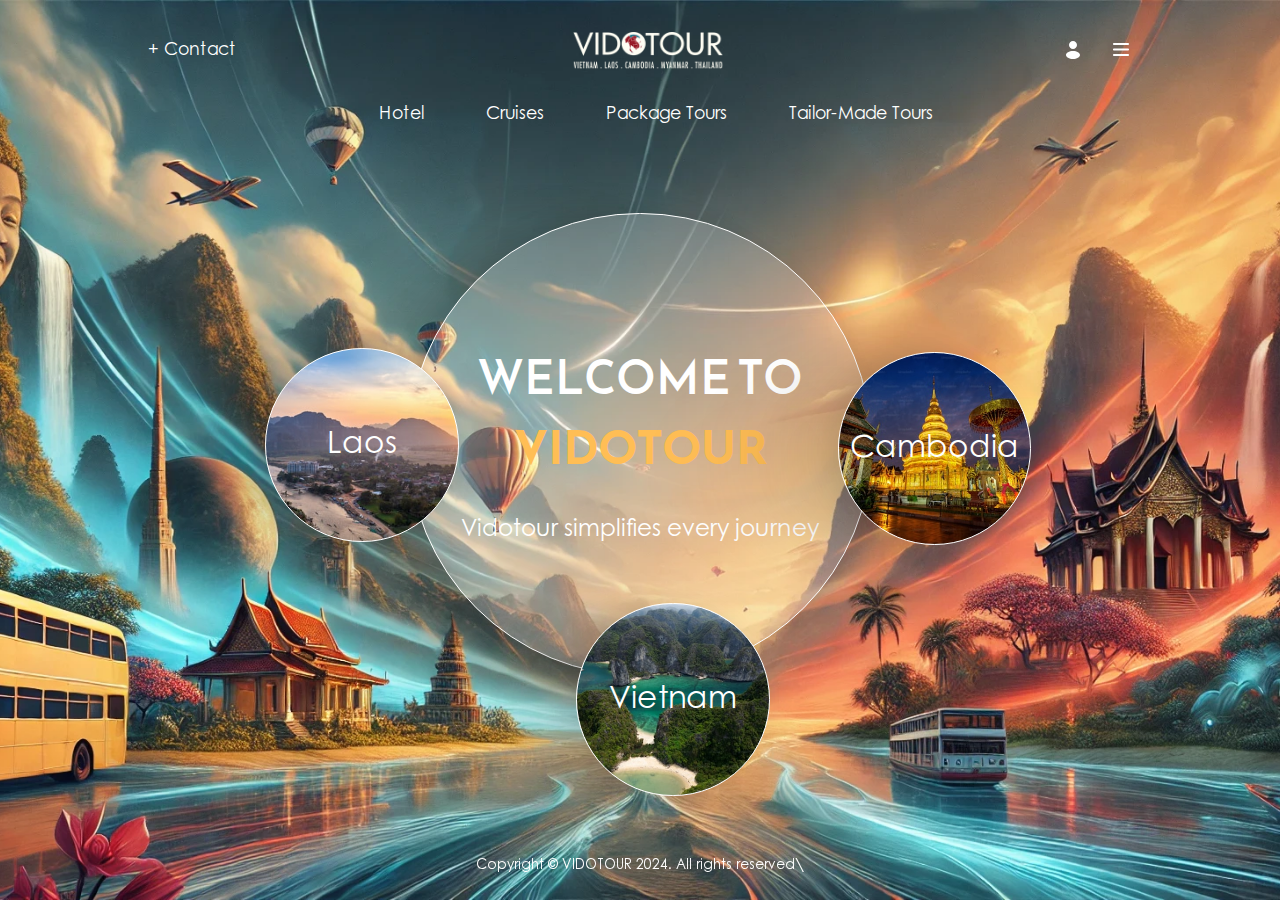
<file: index.html>
<!DOCTYPE html>
<html lang="en">
  <head>
    <meta charset="UTF-8" />
    <!-- <meta name="viewport" content="width=device-width, initial-scale=1.0"> -->
    <title>Document</title>
    <link rel="stylesheet" href="/assets/css/vido_agent.css" />
    <link rel="stylesheet" href="/assets/css/vido_agent_text.css" />
    <link rel="stylesheet" href="/assets/css/vido_agent_responsive.css" />
    <link rel="stylesheet" href="./assets/css/bootstrap.min.css" />
  </head>
  <body>
    <div class="main-home-app main-home-app-bg">
      <header class="container">
        <div class="header-main">
          <div class="header-left text-lg font-medium">+ Contact</div>

          <div class="logo-box">
            <img
              src="./assets/images/logo/logo-vido.png"
              alt="Vidotour App"
              class="logo-img"
            />
          </div>

          <div class="header-right">
            <svg
              width="24"
              height="24"
              viewBox="0 0 24 24"
              fill="none"
              xmlns="http://www.w3.org/2000/svg"
            >
              <path
                fill-rule="evenodd"
                clip-rule="evenodd"
                d="M11.9999 11C14.209 11 15.9999 9.20914 15.9999 7C15.9999 4.79086 14.209 3 11.9999 3C9.79074 3 7.99988 4.79086 7.99988 7C7.99988 9.20914 9.79074 11 11.9999 11ZM11.9999 21C15.8659 21 18.9999 19.2091 18.9999 17C18.9999 14.7909 15.8659 13 11.9999 13C8.13388 13 4.99988 14.7909 4.99988 17C4.99988 19.2091 8.13388 21 11.9999 21Z"
                fill="white"
              />
            </svg>

            <svg
              width="24"
              height="24"
              viewBox="0 0 24 24"
              fill="none"
              xmlns="http://www.w3.org/2000/svg"
            >
              <path
                fill-rule="evenodd"
                clip-rule="evenodd"
                d="M3.99988 6C3.99988 5.44772 4.46706 5 5.04336 5H18.9564C19.5327 5 19.9999 5.44772 19.9999 6C19.9999 6.55228 19.5327 7 18.9564 7H5.04336C4.46706 7 3.99988 6.55228 3.99988 6ZM3.99988 11.5C3.99988 10.9477 4.46706 10.5 5.04336 10.5H18.9564C19.5327 10.5 19.9999 10.9477 19.9999 11.5C19.9999 12.0523 19.5327 12.5 18.9564 12.5H5.04336C4.46706 12.5 3.99988 12.0523 3.99988 11.5ZM5.04336 16C4.46706 16 3.99988 16.4477 3.99988 17C3.99988 17.5523 4.46706 18 5.04336 18H18.9564C19.5327 18 19.9999 17.5523 19.9999 17C19.9999 16.4477 19.5327 16 18.9564 16H5.04336Z"
                fill="white"
              />
            </svg>
          </div>
        </div>

        <div class="header-nav">
          <ul class="nav-list text-lg font-medium">
            <li><a href="#">Hotel</a></li>
            <li><a href="#">Cruises</a></li>
            <li><a href="#">Package Tours</a></li>
            <li><a href="#">Tailor-Made Tours</a></li>
          </ul>
        </div>
      </header>
      <!-- MAIN APP -->
      <section class="content-app-section">
        <div class="welcome-circle">
          <div class="">
            <div class="text-5xl font-medium welcome-text">
              WELCOME TO <span class="welcome-logo">VIDOTOUR</span>
            </div>
            <div class="welcome-sub-text text-2xl font-medium">
              Vidotour simplifies every journey
            </div>
          </div>

          <div class="dest-box dest-laos text-32 font-medium">Laos</div>

          <div class="dest-box dest-vietnam text-32 font-medium">Vietnam</div>

          <div class="dest-box dest-cambodia text-32 font-medium">Cambodia</div>
        </div>
      </section>
      <!-- END MAIN APP -->
      <footer>
        <p class="text-sm font-medium m-0">
          Copyright © VIDOTOUR 2024. All rights reserved
        </p>
        \
        <script src="./assets/js/main.js"></script>
        <script src="./assets/js/bootstrap.bundle.min.js"></script>
      </footer>
    </div>
  </body>
</html>
</file>
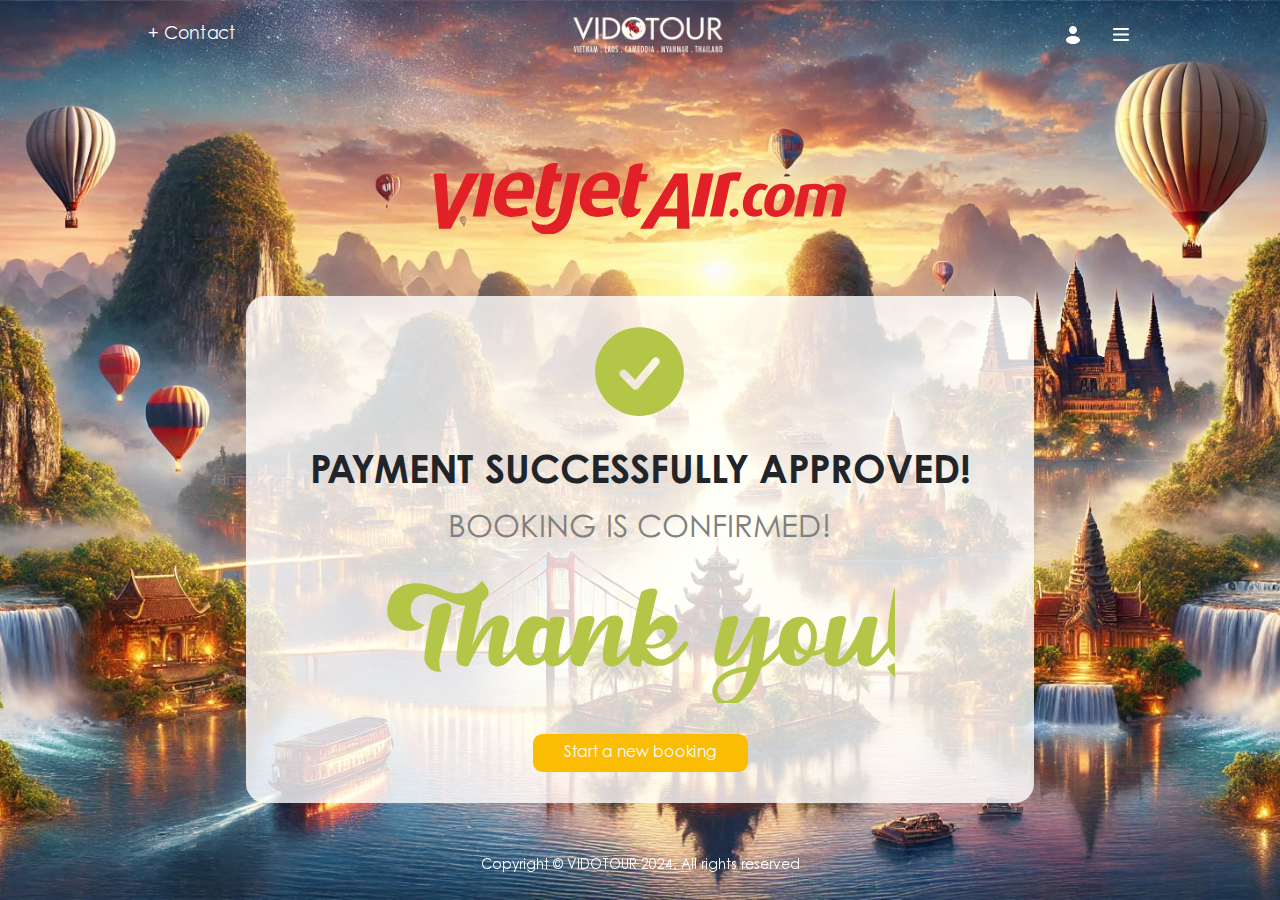
<file: pages/booking_success.html>
<!DOCTYPE html>
<html lang="en">
  <head>
    <meta charset="UTF-8" />
    <!-- <meta name="viewport" content="width=device-width, initial-scale=1.0"> -->
    <title>Document</title>
    <link rel="stylesheet" href="/assets/css/vido_agent.css" />
    <!-- FOR HOTEL DETAIL  -->
    <link rel="stylesheet" href="/assets/css/vido_agent_hotel_detail.css" />
    <link rel="stylesheet" href="/assets/css/vido_agent_hotel.css" />
    <!-- END FOR HOTEL DETAIL -->
    <!-- FOR HOTEL BOOKING -->
    <link rel="stylesheet" href="/assets/css/vido_agent_booking.css" />
    <!-- END FOR HOTEL BOOKING -->
    <link rel="stylesheet" href="/assets/css/vido_agent_text.css" />
    <link rel="stylesheet" href="/assets/css/vido_agent_responsive.css" />
    <link rel="stylesheet" href="/assets/css/bootstrap.min.css" />
  </head>
  <body>
    <div class="main-home-app main-hotel-confirm-bg">
      <header class="container">
        <div class="header-main">
          <div class="header-left text-lg font-medium">+ Contact</div>

          <div class="logo-box">
            <img
              src="../assets/images/logo/logo-vido.png"
              alt="Vidotour App"
              class="logo-img"
            />
          </div>

          <div class="header-right">
            <svg
              width="24"
              height="24"
              viewBox="0 0 24 24"
              fill="none"
              xmlns="http://www.w3.org/2000/svg"
            >
              <path
                fill-rule="evenodd"
                clip-rule="evenodd"
                d="M11.9999 11C14.209 11 15.9999 9.20914 15.9999 7C15.9999 4.79086 14.209 3 11.9999 3C9.79074 3 7.99988 4.79086 7.99988 7C7.99988 9.20914 9.79074 11 11.9999 11ZM11.9999 21C15.8659 21 18.9999 19.2091 18.9999 17C18.9999 14.7909 15.8659 13 11.9999 13C8.13388 13 4.99988 14.7909 4.99988 17C4.99988 19.2091 8.13388 21 11.9999 21Z"
                fill="white"
              />
            </svg>

            <svg
              width="24"
              height="24"
              viewBox="0 0 24 24"
              fill="none"
              xmlns="http://www.w3.org/2000/svg"
            >
              <path
                fill-rule="evenodd"
                clip-rule="evenodd"
                d="M3.99988 6C3.99988 5.44772 4.46706 5 5.04336 5H18.9564C19.5327 5 19.9999 5.44772 19.9999 6C19.9999 6.55228 19.5327 7 18.9564 7H5.04336C4.46706 7 3.99988 6.55228 3.99988 6ZM3.99988 11.5C3.99988 10.9477 4.46706 10.5 5.04336 10.5H18.9564C19.5327 10.5 19.9999 10.9477 19.9999 11.5C19.9999 12.0523 19.5327 12.5 18.9564 12.5H5.04336C4.46706 12.5 3.99988 12.0523 3.99988 11.5ZM5.04336 16C4.46706 16 3.99988 16.4477 3.99988 17C3.99988 17.5523 4.46706 18 5.04336 18H18.9564C19.5327 18 19.9999 17.5523 19.9999 17C19.9999 16.4477 19.5327 16 18.9564 16H5.04336Z"
                fill="white"
              />
            </svg>
          </div>
        </div>

        <div class="header-nav">
          <ul class="nav-list text-lg font-medium">
            <li><a href="#">Hotel</a></li>
            <li><a href="#">Cruises</a></li>
            <li><a href="#">Package Tours</a></li>
            <li><a href="#">Tailor-Made Tours</a></li>
          </ul>
        </div>
      </header>
      <!-- MAIN APP -->
      <section class="content-app-section">
        <div>
          <svg
            width="80rem"
            height="4.625rem"
            viewBox="0 0 1280 74"
            fill="none"
            xmlns="http://www.w3.org/2000/svg"
          >
            <g clip-path="url(#clip0_1227_5040)">
              <path
                d="M529.02 37.0096H501.846C501.592 42.6438 503.878 46.8081 510.735 46.8081C515.56 46.8081 520.386 45.3385 522.925 44.3586L524.195 52.4424C520.386 54.1573 514.544 55.6269 507.687 55.6269C496.005 55.6269 489.148 49.258 489.148 38.4794C489.148 31.8653 491.434 24.5162 495.497 19.3719C499.815 13.2478 506.671 9.57324 515.052 9.57324C525.211 9.57324 531.052 15.2075 531.052 25.2511C531.052 27.7008 530.29 33.0901 529.02 37.0096ZM513.528 17.1672C509.719 17.1672 506.417 19.6169 504.132 24.0263C503.116 25.986 503.116 26.476 502.354 28.6807H518.354C518.608 27.4559 519.116 25.2511 519.116 23.7813C519.369 19.3719 517.338 17.1672 513.528 17.1672Z"
                fill="#E12127"
              />
              <path
                d="M444.703 67.8741H432.513L426.926 10.7969H440.132L442.418 49.5015L460.957 10.7969H474.417L444.703 67.8741Z"
                fill="#E12127"
              />
              <path
                d="M557.972 19.1266H550.861L545.782 42.3986C545.528 43.1333 544.766 47.0527 549.083 47.298C550.353 47.298 552.13 47.0527 552.892 46.8079C552.892 46.8079 550.861 55.8715 541.464 55.8715C534.353 55.8715 531.052 50.7273 532.576 42.8884L541.21 3.93863C541.21 3.93863 546.036 -1.2057 555.178 0.264105C553.654 7.61311 552.892 10.7977 552.892 10.7977H560.003L557.972 19.1266Z"
                fill="#E12127"
              />
              <path
                d="M646.35 19.1259H639.239L634.16 42.3977C633.906 43.1327 633.145 47.0522 637.462 47.297C638.732 47.297 640.509 47.0522 641.271 46.8073C641.271 46.8073 639.239 55.871 629.843 55.871C622.732 55.871 619.431 50.7267 620.954 42.8878L629.335 4.42787C629.335 4.42787 634.16 -0.716441 643.303 0.753363C641.779 8.10239 641.017 11.2869 641.017 11.2869H648.128L646.35 19.1259Z"
                fill="#E12127"
              />
              <path
                d="M617.398 37.0096H590.224C589.97 42.6438 592.256 46.8081 599.113 46.8081C603.938 46.8081 608.763 45.3385 611.303 44.3586L612.573 52.4424C608.763 54.1573 602.922 55.6269 596.065 55.6269C584.383 55.6269 577.78 49.258 577.78 38.4794C577.78 31.8653 580.065 24.5162 583.875 19.3719C588.446 13.2478 595.049 9.57324 603.43 9.57324C613.588 9.57324 619.429 15.2075 619.429 25.2511C619.429 27.7008 618.668 33.0901 617.398 37.0096ZM601.906 17.1672C598.097 17.1672 594.795 19.6169 592.51 24.0263C591.494 25.986 591.494 26.476 590.732 28.6807H606.731C606.985 27.4559 607.493 25.2511 607.493 23.7813C607.747 19.3719 605.462 17.1672 601.906 17.1672Z"
                fill="#E12127"
              />
              <path
                d="M742.093 19.128C739.045 17.9032 735.49 17.9032 733.204 18.883L725.331 55.1381H712.125L721.522 13.2488C727.109 10.3092 737.268 8.59438 745.14 10.0642L742.093 19.128Z"
                fill="#E12127"
              />
              <path
                d="M678.092 67.8741L678.347 55.1359H660.315L652.95 67.8741H639.998L675.553 10.7969H689.013L691.299 67.8741H678.092ZM678.6 23.5352L664.887 47.0521H678.347L678.6 23.5352Z"
                fill="#E12127"
              />
              <path
                d="M545.526 73.9993C533.843 73.9993 527.241 66.6502 528.256 58.8112C534.097 65.1805 545.018 65.4254 551.367 59.7911C553.653 57.8314 555.684 54.6469 557.208 47.0528C560.002 34.0696 565.081 10.5527 565.081 10.5527H578.287L569.144 52.197C566.351 65.6703 557.462 73.9993 545.526 73.9993Z"
                fill="#E12127"
              />
              <path
                d="M480.257 55.1359H467.305L476.955 10.7969H489.907L480.257 55.1359Z"
                fill="#E12127"
              />
              <path
                d="M706.284 55.1359H693.077L702.728 10.7969H715.934L706.284 55.1359Z"
                fill="#E12127"
              />
              <path
                d="M736.251 55.6257C733.965 55.6257 732.441 54.1561 732.441 52.1963C732.441 49.5016 734.981 47.0518 737.774 47.0518C740.06 47.0518 741.584 48.5217 741.584 50.4815C741.838 53.1762 739.044 55.6257 736.251 55.6257Z"
                fill="#E12127"
              />
              <path
                d="M769.267 28.6809C768.505 28.191 767.236 27.4561 765.712 27.4561C763.173 27.4561 760.887 28.9259 759.109 31.8655C757.331 34.5601 756.315 38.9694 756.315 42.1542C756.315 46.3185 758.093 48.2783 760.887 48.2783C762.664 48.2783 764.442 47.7885 765.458 47.0535L766.22 52.9327C764.696 54.4023 761.649 55.3822 757.585 55.3822C750.982 55.3822 746.157 50.4829 746.157 42.6439C746.157 37.7446 748.189 31.8655 750.982 27.946C754.284 23.2916 759.363 21.0869 764.188 21.0869C767.998 21.0869 771.299 22.5567 772.315 23.5366L769.267 28.6809Z"
                fill="#E12127"
              />
              <path
                d="M794.916 48.2775C791.868 52.6871 786.789 55.6267 780.44 55.6267C772.313 55.6267 768.25 50.7273 768.25 43.3781C768.25 38.4788 770.027 32.5996 772.821 28.6801C776.123 24.0257 780.948 21.3311 787.297 21.3311C795.424 21.3311 799.742 26.2304 799.742 33.3344C799.742 38.2339 797.711 44.358 794.916 48.2775ZM786.535 27.2103C783.995 27.2103 781.964 29.17 780.694 32.1096C779.17 35.2942 777.9 40.9283 777.9 44.358C777.9 47.2976 778.662 49.0125 781.456 49.0125C784.249 49.0125 786.027 47.2976 787.297 44.358C788.821 41.1735 790.091 35.5392 790.091 32.1096C790.091 29.17 789.075 27.2103 786.535 27.2103Z"
                fill="#E12127"
              />
              <path
                d="M852.057 32.1096L847.233 55.1365H837.327L842.406 31.6197C842.406 31.1298 842.661 30.8848 842.661 30.3948C842.661 28.4351 841.392 27.2103 838.596 27.2103C836.82 27.2103 835.041 27.9452 833.772 28.925L828.187 55.1365H818.281L823.36 31.6197C823.36 31.1298 823.615 30.8848 823.615 30.3948C823.615 28.4351 822.091 27.2103 819.043 27.2103C817.519 27.2103 815.995 27.4552 814.726 27.9452L808.886 55.1365H798.98L805.838 23.7807C809.899 22.066 814.726 21.3311 820.312 21.3311C824.884 21.3311 828.694 22.8009 830.218 24.7606C832.504 23.0458 836.82 21.3311 842.661 21.3311C849.771 21.3311 853.074 24.7606 853.074 29.66C852.312 30.6398 852.312 31.3747 852.057 32.1096Z"
                fill="#E12127"
              />
            </g>
            <defs>
              <clipPath id="clip0_1227_5040">
                <rect
                  width="426.148"
                  height="74"
                  fill="white"
                  transform="translate(426.926)"
                />
              </clipPath>
            </defs>
          </svg>

          <div class="success-container">
            <div class="success-box">
              <svg
                width="5.75rem"
                height="5.75rem"
                viewBox="0 0 92 92"
                fill="none"
                xmlns="http://www.w3.org/2000/svg"
              >
                <path
                  fill-rule="evenodd"
                  clip-rule="evenodd"
                  d="M46 0.166992C20.6875 0.166992 0.166687 20.6878 0.166687 46.0003C0.166687 71.3128 20.6875 91.8337 46 91.8337C71.3125 91.8337 91.8334 71.3128 91.8334 46.0003C91.8334 20.6878 71.3125 0.166992 46 0.166992ZM65.8667 38.2503C66.2325 37.8322 66.511 37.3451 66.6858 36.8177C66.8606 36.2903 66.9281 35.7333 66.8845 35.1794C66.8408 34.6256 66.6868 34.086 66.4316 33.5925C66.1763 33.099 65.825 32.6616 65.3981 32.3059C64.9713 31.9502 64.4777 31.6835 63.9463 31.5214C63.4148 31.3593 62.8564 31.3052 62.3037 31.3621C61.751 31.419 61.2153 31.5859 60.7281 31.853C60.2409 32.12 59.812 32.4818 59.4667 32.917L41.55 54.4128L32.2792 45.1378C31.4933 44.3788 30.4408 43.9589 29.3483 43.9683C28.2559 43.9778 27.2108 44.416 26.4383 45.1886C25.6657 45.9611 25.2275 47.0062 25.218 48.0987C25.2085 49.1911 25.6285 50.2436 26.3875 51.0295L38.8875 63.5295C39.2969 63.9386 39.7871 64.258 40.3267 64.4672C40.8664 64.6765 41.4438 64.771 42.022 64.7447C42.6002 64.7184 43.1666 64.572 43.6851 64.3147C44.2035 64.0574 44.6627 63.6949 45.0334 63.2503L65.8667 38.2503Z"
                  fill="#B3C648"
                />
              </svg>

              <span class="booking-status">PAYMENT SUCCESSFULLY APPROVED!</span>
              <span class="booking-sub-status"> BOOKING IS CONFIRMED! </span>

              <div class="thank-you-confirm">
                <svg
                  width="32.875rem"
                  height="8.0625rem"
                  viewBox="0 0 32.875rem 8.0625rem"
                  fill="none"
                  xmlns="http://www.w3.org/2000/svg"
                >
                  <path
                    d="M47.324 31.936C47.7507 30.4 49.8413 28.7787 53.596 27.072C59.0573 24.512 62.8547 24.3413 64.988 26.56C66.3533 27.9253 66.6947 30.1867 66.012 33.344C65.9267 34.112 65.244 36.9707 63.964 41.92C62.684 46.784 61.3613 51.9467 59.996 57.408C58.6307 62.784 57.3507 67.9893 56.156 73.024C54.9613 77.9733 54.364 80.9173 54.364 81.856C54.2787 84.672 54.364 86.976 54.62 88.768C54.9613 90.56 55.2173 91.6267 55.388 91.968C55.644 92.3947 55.9427 92.736 56.284 92.992C56.4547 93.0773 56.4547 93.2053 56.284 93.376C55.9427 93.5467 55.3027 93.6747 54.364 93.76C53.5107 93.8453 52.3587 93.76 50.908 93.504C49.5427 93.248 48.1773 92.7787 46.812 92.096C45.4467 91.4133 44.0813 90.2187 42.716 88.512C41.3507 86.8907 40.3267 84.8427 39.644 82.368C38.7053 79.3813 40.412 66.9227 44.764 44.992C46.4707 36.4587 47.324 32.1067 47.324 31.936ZM51.548 100.416C51.548 100.416 51.548 100.373 51.548 100.288C51.6333 100.288 51.676 100.288 51.676 100.288C52.188 100.203 52.7427 100.117 53.34 100.032C52.7427 100.203 52.1453 100.331 51.548 100.416ZM96.732 2.752C96.9027 2.92266 97.1587 3.17866 97.5 3.52C97.8413 3.776 98.4387 4.416 99.292 5.43999C100.145 6.37866 100.871 7.36 101.468 8.384C102.151 9.32266 102.705 10.4747 103.132 11.84C103.559 13.2053 103.644 14.528 103.388 15.808C103.217 17.088 102.577 18.4533 101.468 19.904C100.444 21.2693 98.908 22.5493 96.86 23.744C93.8733 25.4507 90.844 26.6453 87.772 27.328C84.7853 28.0107 81.9693 28.1813 79.324 27.84C76.764 27.4987 74.1187 26.944 71.388 26.176C68.6573 25.408 66.0973 24.4693 63.708 23.36C61.404 22.1653 58.972 21.056 56.412 20.032C53.9373 19.008 51.5907 18.112 49.372 17.344C47.2387 16.4907 44.9347 16.0213 42.46 15.936C40.0707 15.8507 37.8093 16.192 35.676 16.96C33.372 17.728 31.4093 18.9227 29.788 20.544C28.252 22.08 27.0147 24.4267 26.076 27.584V27.712C25.6493 30.3573 25.6067 32.6613 25.948 34.624C26.2893 36.5013 26.844 38.1227 27.612 39.488C28.4653 40.768 29.404 41.8347 30.428 42.688C31.5373 43.456 32.604 44.096 33.628 44.608C34.7373 45.12 35.7187 45.504 36.572 45.76C37.5107 46.016 38.1933 46.2293 38.62 46.4C39.132 46.5707 39.3027 46.7413 39.132 46.912C36.572 50.0693 33.1587 51.9467 28.892 52.544C28.7213 52.544 28.636 52.544 28.636 52.544C28.2947 52.6293 27.996 52.672 27.74 52.672C27.3987 52.7573 27.0573 52.8 26.716 52.8H26.588C25.308 52.8853 24.028 52.8427 22.748 52.672C19.5053 52.5013 16.6467 51.8613 14.172 50.752C9.99067 48.96 6.748 46.1013 4.444 42.176C2.14 38.2507 1.628 33.088 2.908 26.688C3.932 21.312 5.89467 17.0453 8.796 13.888C11.6973 10.7307 15.4947 8.384 20.188 6.848C25.7347 4.97066 32.5613 4.672 40.668 5.952C45.7027 6.80533 52.2307 8.98133 60.252 12.48C63.4947 13.8453 66.652 14.7413 69.724 15.168C72.8813 15.5947 75.612 15.552 77.916 15.04C80.3053 14.528 82.524 13.8453 84.572 12.992C86.7053 12.0533 88.4547 10.9867 89.82 9.792C91.2707 8.59733 92.508 7.488 93.532 6.464C94.6413 5.43999 95.452 4.54399 95.964 3.77599L96.732 2.752ZM133.758 63.296C133.843 63.04 134.227 63.0827 134.91 63.424C135.678 63.7653 136.275 64.2773 136.702 64.96C137.129 65.6427 137.129 66.3253 136.702 67.008C134.398 70.336 131.923 73.6213 129.278 76.864C125.609 81.216 122.707 84.16 120.574 85.696C116.905 88.0853 113.577 88.9387 110.59 88.256C107.603 87.5733 105.513 85.824 104.318 83.008C102.526 78.656 103.678 66.7947 107.774 47.424C104.787 50.1547 101.246 55.0187 97.15 62.016C93.054 68.928 90.0673 74.2613 88.19 78.016C86.3127 81.7707 84.734 85.0987 83.454 88V88.128L83.326 88C80.766 88.6827 78.4193 88.5547 76.286 87.616C74.238 86.592 72.7873 85.056 71.934 83.008C70.8247 80.3627 71.806 70.592 74.878 53.696C78.0353 36.8 80.8087 23.9147 83.198 15.04C83.5393 13.8453 85.118 12.7787 87.934 11.84C90.8353 10.9013 93.3953 10.4747 95.614 10.56C98.7713 10.7307 100.009 12.352 99.326 15.424C94.462 34.88 90.4513 52.3307 87.294 67.776C88.83 64.2773 90.2807 61.248 91.646 58.688C93.0113 56.128 94.6327 53.44 96.51 50.624C98.4727 47.7227 100.35 45.4187 102.142 43.712C104.019 41.92 106.153 40.4267 108.542 39.232C110.931 38.0373 113.406 37.4827 115.966 37.568C117.843 37.6533 119.379 38.08 120.574 38.848C121.769 39.5307 122.579 40.4267 123.006 41.536C123.433 42.56 123.689 43.4133 123.774 44.096C123.945 44.6933 124.03 45.248 124.03 45.76C124.03 46.1013 123.987 46.4427 123.902 46.784C123.219 49.9413 122.281 53.6533 121.086 57.92C119.977 62.1013 119.123 65.6427 118.526 68.544C118.014 71.36 117.715 74.432 117.63 77.76C117.63 81.7707 121.299 79.168 128.638 69.952C130.686 67.392 132.393 65.1733 133.758 63.296ZM189.439 63.296C189.61 63.04 190.036 63.0827 190.719 63.424C191.402 63.7653 191.956 64.2773 192.383 64.96C192.895 65.6427 192.938 66.3253 192.511 67.008C190.207 70.336 187.732 73.6213 185.087 76.864C181.418 81.216 178.516 84.16 176.383 85.696C172.628 88.0853 169.258 88.9387 166.271 88.256C163.37 87.5733 161.322 85.824 160.127 83.008C159.956 82.5813 159.828 82.0693 159.743 81.472C159.316 81.8987 158.89 82.3253 158.463 82.752C155.22 85.6533 151.167 87.2747 146.303 87.616C142.719 87.872 139.434 86.592 136.447 83.776C133.546 80.8747 131.796 77.5893 131.199 73.92C129.834 66.3253 130.815 58.816 134.143 51.392C135.679 47.7227 137.855 44.608 140.671 42.048C143.487 39.4027 146.644 38.1227 150.143 38.208C155.69 38.3787 160.426 40.3413 164.351 44.096C164.607 42.816 164.863 41.7067 165.119 40.768C165.204 40.3413 165.887 39.9147 167.167 39.488C168.447 39.0613 169.343 38.848 169.855 38.848C170.111 38.848 170.666 38.848 171.519 38.848C172.372 38.7627 173.055 38.72 173.567 38.72C174.079 38.72 174.719 38.72 175.487 38.72C176.255 38.72 176.852 38.8053 177.279 38.976C177.791 39.1467 178.26 39.4027 178.687 39.744C179.199 40 179.498 40.384 179.583 40.896C179.754 41.408 179.754 42.0053 179.583 42.688C179.156 44.736 178.431 47.936 177.407 52.288C176.468 56.5547 175.786 59.6693 175.359 61.632C175.018 63.5947 174.634 66.112 174.207 69.184C173.78 72.256 173.524 75.1147 173.439 77.76C173.439 81.7707 177.108 79.168 184.447 69.952C186.495 67.392 188.159 65.1733 189.439 63.296ZM159.743 70.592C160.255 65.472 161.194 59.4987 162.559 52.672C162.218 51.136 161.322 50.2827 159.871 50.112C158.079 50.0267 156.458 50.496 155.007 51.52C153.556 52.4587 152.362 53.824 151.423 55.616C150.57 57.408 149.844 59.2427 149.247 61.12C148.735 62.9973 148.351 65.0027 148.095 67.136C147.498 70.8907 147.711 74.048 148.735 76.608C149.759 79.168 151.039 80.32 152.575 80.064C155.903 79.7227 158.292 76.5653 159.743 70.592ZM247.749 63.424C247.834 63.168 248.218 63.2107 248.901 63.552C249.669 63.8933 250.309 64.4053 250.821 65.088C251.333 65.6853 251.376 66.3253 250.949 67.008C248.645 70.336 246.17 73.6213 243.525 76.864C239.856 81.216 236.954 84.16 234.821 85.696C231.066 88.0853 227.696 88.9387 224.709 88.256C221.808 87.5733 219.76 85.824 218.565 83.008C216.773 78.7413 218.309 66.496 223.173 46.272C221.296 47.808 219.12 50.24 216.645 53.568C214.256 56.896 212.08 60.224 210.117 63.552C208.24 66.88 206.234 70.5493 204.101 74.56C202.053 78.5707 200.602 81.472 199.749 83.264C198.896 85.056 198.17 86.6347 197.573 88L197.445 88.128V88C194.885 88.6827 192.538 88.5547 190.405 87.616C188.357 86.592 186.906 85.056 186.053 83.008C185.626 82.1547 185.413 80.96 185.413 79.424C185.413 77.888 185.584 76.0107 185.925 73.792C186.266 71.488 186.65 69.3547 187.077 67.392C187.418 65.4293 187.973 62.9547 188.741 59.968C189.509 56.896 190.106 54.5493 190.533 52.928C190.96 51.2213 191.557 48.832 192.325 45.76C192.752 44.224 193.093 43.1147 193.349 42.432C193.605 41.2373 195.141 40.1707 197.957 39.232C200.858 38.2933 203.461 37.8667 205.765 37.952C207.386 38.0373 208.453 38.5493 208.965 39.488C209.562 40.4267 209.69 41.536 209.349 42.816C209.178 43.4133 207.045 50.5813 202.949 64.32C204.912 60.3947 206.746 57.024 208.453 54.208C210.16 51.3067 212.122 48.5333 214.341 45.888C216.645 43.1573 219.12 41.1093 221.765 39.744C224.41 38.2933 227.184 37.568 230.085 37.568C232.986 37.6533 234.992 38.464 236.101 40C237.296 41.4507 237.936 43.1147 238.021 44.992C238.192 45.504 238.192 46.1013 238.021 46.784C237.338 49.7707 236.485 53.44 235.461 57.792C234.437 62.0587 233.626 65.5573 233.029 68.288C232.517 71.0187 232.133 74.048 231.877 77.376C231.536 80.8747 234.138 79.552 239.685 73.408C242.928 69.824 245.616 66.496 247.749 63.424ZM302.412 64.064C303.265 64.576 303.564 65.1733 303.308 65.856C302.711 67.136 301.644 68.8427 300.108 70.976C298.657 73.1093 296.78 75.456 294.476 78.016C292.172 80.4907 289.399 82.6667 286.156 84.544C282.999 86.4213 279.841 87.5307 276.684 87.872C268.065 88.64 261.58 86.5493 257.228 81.6C256.631 84.8427 256.332 86.7627 256.332 87.36C256.247 87.616 256.204 87.8293 256.204 88C253.644 88.768 251.297 88.6827 249.164 87.744C247.031 86.72 245.537 85.1413 244.684 83.008C243.575 80.3627 244.556 70.592 247.628 53.696C250.785 36.8 253.559 23.9147 255.948 15.04C256.289 13.8453 257.868 12.7787 260.684 11.84C263.585 10.9013 266.145 10.4747 268.364 10.56C271.521 10.7307 272.759 12.352 272.076 15.424C269.26 26.688 266.7 37.3973 264.396 47.552C266.444 44.992 268.577 42.9013 270.796 41.28C273.015 39.6587 274.977 38.592 276.684 38.08C278.476 37.568 280.14 37.3547 281.676 37.44C283.297 37.44 284.535 37.6107 285.388 37.952C286.327 38.208 287.009 38.5067 287.436 38.848C292.044 43.2 293.367 48.1493 291.404 53.696C289.527 59.1573 285.047 63.8507 277.964 67.776C276.001 68.8853 273.441 69.696 270.284 70.208C267.127 70.72 264.225 70.6773 261.58 70.08C266.615 77.5893 271.735 81.3867 276.94 81.472C279.329 81.472 282.188 80.2347 285.516 77.76C288.844 75.2 291.617 72.6827 293.836 70.208C296.14 67.648 297.847 65.5147 298.956 63.808C299.127 63.4667 299.511 63.296 300.108 63.296C300.791 63.2107 301.26 63.2533 301.516 63.424L302.412 64.064ZM260.684 64.576C260.599 64.9173 260.513 65.3867 260.428 65.984C264.353 67.3493 268.748 67.008 273.612 64.96C274.977 64.448 276.3 63.5947 277.58 62.4C278.86 61.2053 279.799 59.7547 280.396 58.048C281.079 56.3413 280.695 54.72 279.244 53.184C277.452 51.392 275.617 50.6667 273.74 51.008C271.863 51.264 269.985 52.2453 268.108 53.952C266.316 55.6587 264.737 57.4933 263.372 59.456C262.092 61.3333 261.196 63.04 260.684 64.576ZM396.994 63.168C397.677 62.912 398.317 62.9547 398.914 63.296C399.597 63.6373 400.023 64.1493 400.194 64.832C400.45 65.5147 400.407 66.1547 400.066 66.752C399.725 67.3493 399.298 68.0747 398.786 68.928C398.274 69.696 397.25 71.104 395.714 73.152C394.263 75.2 392.685 77.12 390.978 78.912C389.271 80.704 387.095 82.6667 384.45 84.8C381.89 86.848 379.202 88.512 376.386 89.792C372.034 105.323 364.994 116.544 355.266 123.456C351.853 126.272 348.269 127.851 344.514 128.192C343.575 128.363 342.722 128.448 341.954 128.448C341.613 128.448 341.271 128.448 340.93 128.448C336.919 128.192 333.591 126.315 330.946 122.816C326.935 117.525 326.295 111.936 329.026 106.048C331.245 101.099 335.383 97.0027 341.442 93.76C347.586 90.6027 354.626 88.768 362.562 88.256C362.562 88.256 362.605 88.256 362.69 88.256C362.775 88.256 362.818 88.256 362.818 88.256C365.037 79.1253 366.999 68.0747 368.706 55.104C367.511 57.7493 366.487 59.9253 365.634 61.632C363.757 65.5573 361.922 68.9707 360.13 71.872C358.423 74.688 356.418 77.4613 354.114 80.192C351.895 82.9227 349.463 85.0133 346.818 86.464C344.173 87.8293 341.399 88.512 338.498 88.512C338.498 88.512 338.455 88.4693 338.37 88.384C336.407 88.4693 334.701 88 333.25 86.976C331.714 85.952 330.605 84.6293 329.922 83.008C329.581 82.1547 329.41 80.96 329.41 79.424C329.325 77.888 329.453 76.0107 329.794 73.792C330.135 71.488 330.519 69.3547 330.946 67.392C331.287 65.4293 331.842 62.9547 332.61 59.968C333.378 56.896 333.975 54.5493 334.402 52.928C334.829 51.2213 335.469 48.832 336.322 45.76C336.749 44.224 337.047 43.1147 337.218 42.432C337.474 41.2373 339.01 40.1707 341.826 39.232C344.727 38.2933 347.33 37.8667 349.634 37.952C351.255 38.0373 352.322 38.5493 352.834 39.488C353.431 40.4267 353.559 41.536 353.218 42.816C352.791 44.5227 351.042 50.4107 347.97 60.48C344.983 70.5493 343.063 77.5467 342.21 81.472C343.917 81.0453 345.879 79.6373 348.098 77.248C350.317 74.7733 352.407 72 354.37 68.928C356.418 65.856 358.551 62.3147 360.77 58.304C362.989 54.2933 364.738 51.008 366.018 48.448C367.383 45.8027 368.621 43.2427 369.73 40.768C369.815 40.768 369.858 40.6827 369.858 40.512C370.114 40.1707 370.882 39.8293 372.162 39.488L372.29 39.616C372.461 39.616 372.674 39.5733 372.93 39.488C374.039 39.0613 374.85 38.848 375.362 38.848C375.703 38.848 376.258 38.848 377.026 38.848C377.879 38.7627 378.562 38.72 379.074 38.72C379.586 38.72 380.226 38.72 380.994 38.72C381.762 38.72 382.359 38.8053 382.786 38.976C383.298 39.1467 383.767 39.4027 384.194 39.744C384.621 40 384.919 40.384 385.09 40.896C385.261 41.408 385.261 42.0053 385.09 42.688C383.639 51.5627 381.207 65.0453 377.794 83.136C381.122 81.088 384.279 78.4 387.266 75.072C390.338 71.744 392.343 69.3547 393.282 67.904C394.306 66.368 395.074 65.1733 395.586 64.32C395.927 63.7227 396.397 63.3387 396.994 63.168ZM354.754 112.192C357.229 107.413 359.49 101.184 361.538 93.504C354.029 94.1867 347.885 95.936 343.106 98.752C338.327 101.568 335.17 104.683 333.634 108.096C331.757 112.192 332.226 116.032 335.042 119.616C335.81 120.725 336.706 121.579 337.73 122.176C339.693 122.859 341.698 122.859 343.746 122.176C347.842 120.725 351.511 117.397 354.754 112.192ZM448.343 64.192C448.94 64.6187 449.026 65.1307 448.599 65.728C447.746 66.752 446.722 67.8187 445.527 68.928C444.418 69.952 442.882 71.232 440.919 72.768C438.956 74.2187 436.695 75.456 434.135 76.48C431.575 77.4187 428.972 77.888 426.327 77.888C423.596 82.0693 420.311 85.0133 416.471 86.72C415.788 87.0613 414.978 87.36 414.039 87.616C413.1 87.7867 412.119 87.9147 411.095 88C409.986 88 408.791 87.872 407.511 87.616C406.231 87.36 404.738 86.8907 403.031 86.208C401.41 85.44 399.959 84.3733 398.679 83.008C397.484 81.6427 396.375 79.8933 395.351 77.76C394.242 75.5413 393.687 72.896 393.687 69.824C393.602 66.6667 393.9 62.9547 394.583 58.688C395.095 56.2133 395.778 53.9947 396.631 52.032C397.57 49.984 398.508 48.32 399.447 47.04C400.386 45.6747 401.452 44.48 402.647 43.456C403.927 42.432 405.079 41.664 406.103 41.152C407.127 40.5547 408.236 40.0853 409.431 39.744C410.711 39.4027 411.692 39.1893 412.375 39.104C413.058 38.9333 413.783 38.8053 414.551 38.72C420.183 38.2933 424.535 40.2133 427.607 44.48C430.679 48.6613 432.13 53.6107 431.959 59.328C431.788 64.0213 430.764 68.544 428.887 72.896C434.86 72.128 440.236 68.8 445.015 62.912C445.356 62.4 445.783 62.3573 446.295 62.784L448.343 64.192ZM421.463 45.504C421.292 45.3333 420.823 45.2907 420.055 45.376C418.946 45.9733 417.836 46.784 416.727 47.808C414.935 49.856 413.698 52.3307 413.015 55.232C412.247 64.1067 414.551 69.6107 419.927 71.744C420.78 72.0853 421.634 72.384 422.487 72.64C423.938 69.9093 424.876 67.5627 425.303 65.6C425.815 62.4427 426.071 59.7547 426.071 57.536C426.071 55.232 425.772 53.2693 425.175 51.648C424.663 49.9413 424.108 48.6187 423.511 47.68C422.914 46.7413 422.274 46.016 421.591 45.504C421.506 45.504 421.463 45.504 421.463 45.504ZM412.247 81.472C414.124 81.6427 416.13 80.7467 418.263 78.784C418.775 78.272 419.287 77.6747 419.799 76.992C414.935 75.7973 411.351 73.7493 409.047 70.848C409.132 76.1387 410.071 79.6373 411.863 81.344C412.034 81.4293 412.162 81.472 412.247 81.472ZM502.261 63.296C502.432 63.04 502.858 63.0827 503.541 63.424C504.224 63.7653 504.778 64.2773 505.205 64.96C505.717 65.6427 505.76 66.3253 505.333 67.008C503.029 70.336 500.554 73.6213 497.909 76.864C494.24 81.216 491.338 84.16 489.205 85.696C485.45 88.0853 482.08 88.9387 479.093 88.256C476.192 87.5733 474.144 85.824 472.949 83.008C472.266 81.3013 472.096 78.0587 472.437 73.28C465.184 83.52 457.546 88.5973 449.525 88.512C449.525 88.512 449.482 88.4693 449.397 88.384C447.434 88.4693 445.642 88.0427 444.021 87.104C442.4 86.08 441.162 84.7147 440.309 83.008C439.797 81.984 439.541 80.3627 439.541 78.144C439.456 75.9253 439.541 73.7067 439.797 71.488C439.968 69.2693 440.352 66.368 440.949 62.784C441.546 59.2 442.058 56.384 442.485 54.336C442.912 52.288 443.466 49.4293 444.149 45.76C444.49 44.224 444.746 43.1147 444.917 42.432C445.173 41.2373 446.666 40.1707 449.397 39.232C452.213 38.2933 454.73 37.8667 456.949 37.952C458.656 38.0373 459.808 38.5493 460.405 39.488C461.088 40.4267 461.258 41.536 460.917 42.816C460.576 44.5227 459.21 50.4533 456.821 60.608C454.517 70.6773 453.109 77.6747 452.597 81.6C455.242 81.344 458.442 78.4853 462.197 73.024C465.952 67.5627 469.237 61.8027 472.053 55.744C474.869 49.6 476.832 44.608 477.941 40.768C478.026 40.3413 478.709 39.9147 479.989 39.488C481.269 39.0613 482.165 38.848 482.677 38.848C482.933 38.848 483.488 38.848 484.341 38.848C485.194 38.7627 485.877 38.72 486.389 38.72C486.901 38.72 487.541 38.72 488.309 38.72C489.077 38.72 489.674 38.8053 490.101 38.976C490.613 39.1467 491.082 39.4027 491.509 39.744C492.021 40 492.32 40.384 492.405 40.896C492.576 41.408 492.576 42.0053 492.405 42.688C491.978 44.736 491.253 47.936 490.229 52.288C489.29 56.5547 488.608 59.6693 488.181 61.632C487.84 63.5947 487.456 66.112 487.029 69.184C486.602 72.256 486.346 75.1147 486.261 77.76C486.261 81.7707 489.93 79.168 497.269 69.952C499.317 67.392 500.981 65.1733 502.261 63.296ZM509.302 78.528C508.619 77.9307 508.065 77.4613 507.638 77.12C507.211 76.6933 506.699 76.096 506.102 75.328C505.505 74.4747 505.035 73.6213 504.694 72.768C504.353 71.9147 503.969 70.7627 503.542 69.312C503.201 67.8613 502.945 66.2827 502.774 64.576C502.689 62.784 502.646 60.6507 502.646 58.176C502.731 55.616 502.902 52.8 503.158 49.728C503.499 44.2667 504.225 38.08 505.334 31.168C506.017 26.9013 506.614 23.36 507.126 20.544C507.723 17.728 508.363 14.9547 509.046 12.224C509.814 9.49333 510.838 6.03733 512.118 1.856C512.289 1.25866 512.587 0.91733 513.014 0.831993C513.441 0.661329 513.91 0.703997 514.422 0.959999C515.019 1.216 515.574 1.51466 516.086 1.856C516.683 2.19733 517.281 2.66666 517.878 3.26399C518.561 3.776 519.03 4.16 519.286 4.41599C519.542 4.67199 519.883 5.01333 520.31 5.43999C522.102 7.232 523.723 9.23733 525.174 11.456C524.406 14.272 523.766 16.9173 523.254 19.392C522.827 21.8667 522.486 23.872 522.23 25.408C522.059 26.8587 521.761 29.1627 521.334 32.32C520.993 35.392 520.651 37.952 520.31 40C519.286 47.68 518.561 54.592 518.134 60.736C517.366 71.3173 517.281 78.3147 517.878 81.728C516.769 81.6427 515.275 81.2587 513.398 80.576C511.521 79.8933 510.155 79.2107 509.302 78.528ZM515.19 86.336C517.75 88.2987 519.755 90.816 521.206 93.888C521.803 95.168 521.889 95.9787 521.462 96.32C521.035 96.6613 520.267 96.448 519.158 95.68C519.158 95.7653 518.177 96.2347 516.214 97.088C515.702 97.344 514.934 97.6853 513.91 98.112C512.971 98.5387 512.246 98.88 511.734 99.136C511.478 99.136 511.265 99.1787 511.094 99.264C510.923 99.3493 510.667 99.3067 510.326 99.136C509.985 98.9653 509.729 98.8373 509.558 98.752C509.387 98.6667 509.131 98.4533 508.79 98.112C508.449 97.856 508.193 97.6427 508.022 97.472C507.851 97.3867 507.595 97.1733 507.254 96.832C506.998 96.4907 506.785 96.2347 506.614 96.064C506.529 95.9787 506.358 95.808 506.102 95.552C505.931 95.296 505.803 95.1253 505.718 95.04C505.547 94.784 505.249 94.4 504.822 93.888C504.481 93.376 504.011 92.6933 503.414 91.84C502.902 90.9867 502.561 90.2613 502.39 89.664C502.305 89.152 502.433 88.7253 502.774 88.384C503.286 88.2133 504.097 87.8293 505.206 87.232C506.315 86.6347 507.297 86.1653 508.15 85.824C509.089 85.3973 509.985 85.056 510.838 84.8C512.033 84.4587 513.483 84.9707 515.19 86.336Z"
                    fill="#B3C648"
                  />
                </svg>
              </div>

              <div>
                <button
                  class="button-primary btn-re-booking"
                  onclick="handleReBookingHotel()"
                >
                  Start a new booking
                </button>
              </div>
            </div>
          </div>
        </div>
      </section>
      <!-- END MAIN APP -->
      <footer>
        <p class="text-sm font-medium m-0">
          Copyright © VIDOTOUR 2024. All rights reserved
        </p>
        <script src="/assets/js/price_range.js"></script>
        <script src="/assets/js/bootstrap.bundle.min.js"></script>
        <script src="/assets/js/handle_hotel_agent.js"></script>
      </footer>
    </div>
  </body>
</html>
</file>
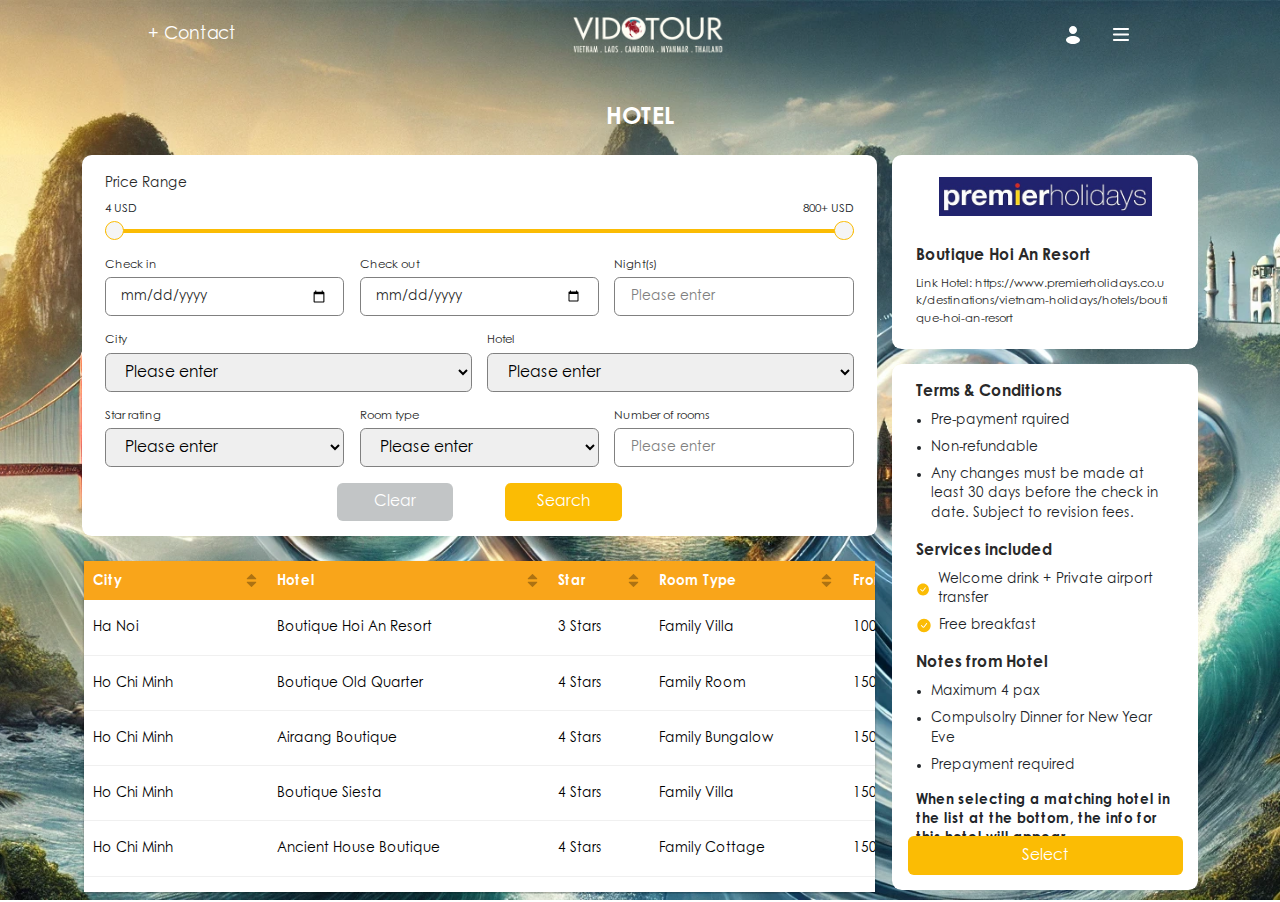
<file: pages/hotel.html>
<!DOCTYPE html>
<html lang="en">
  <head>
    <meta charset="UTF-8" />
    <!-- <meta name="viewport" content="width=device-width, initial-scale=1.0"> -->
    <title>Document</title>
    <link rel="stylesheet" href="/assets/css/vido_agent.css" />
    <!-- FOR HOTEL  -->
    <link rel="stylesheet" href="/assets/css/vido_agent_hotel.css" />
    <link rel="stylesheet" href="/assets/css/vido_agent_price_range.css" />
    <link rel="stylesheet" href="/assets/css/Grid/grid_table.css" />
    <!-- END FOR HOTEL -->
    <link rel="stylesheet" href="/assets/css/vido_agent_text.css" />
    <link rel="stylesheet" href="/assets/css/vido_agent_responsive.css" />
    <link rel="stylesheet" href="/assets/css/bootstrap.min.css" />

    <!-- Grid.js -->
    <link href="/assets/css/Grid/grid.min.css" rel="stylesheet" />
    <script src="/assets/js/Grid/gridjs.umd.js"></script>
  </head>
  <body>
    <div class="main-home-app main-hotel-app-bg">
      <header class="container">
        <div class="header-main">
          <div class="header-left text-lg font-medium">+ Contact</div>

          <div class="logo-box">
            <img
              src="/assets/images/logo/logo-vido.png"
              alt="Vidotour App"
              class="logo-img"
            />
          </div>

          <div class="header-right">
            <svg
              width="24"
              height="24"
              viewBox="0 0 24 24"
              fill="none"
              xmlns="http://www.w3.org/2000/svg"
            >
              <path
                fill-rule="evenodd"
                clip-rule="evenodd"
                d="M11.9999 11C14.209 11 15.9999 9.20914 15.9999 7C15.9999 4.79086 14.209 3 11.9999 3C9.79074 3 7.99988 4.79086 7.99988 7C7.99988 9.20914 9.79074 11 11.9999 11ZM11.9999 21C15.8659 21 18.9999 19.2091 18.9999 17C18.9999 14.7909 15.8659 13 11.9999 13C8.13388 13 4.99988 14.7909 4.99988 17C4.99988 19.2091 8.13388 21 11.9999 21Z"
                fill="white"
              />
            </svg>

            <svg
              width="24"
              height="24"
              viewBox="0 0 24 24"
              fill="none"
              xmlns="http://www.w3.org/2000/svg"
            >
              <path
                fill-rule="evenodd"
                clip-rule="evenodd"
                d="M3.99988 6C3.99988 5.44772 4.46706 5 5.04336 5H18.9564C19.5327 5 19.9999 5.44772 19.9999 6C19.9999 6.55228 19.5327 7 18.9564 7H5.04336C4.46706 7 3.99988 6.55228 3.99988 6ZM3.99988 11.5C3.99988 10.9477 4.46706 10.5 5.04336 10.5H18.9564C19.5327 10.5 19.9999 10.9477 19.9999 11.5C19.9999 12.0523 19.5327 12.5 18.9564 12.5H5.04336C4.46706 12.5 3.99988 12.0523 3.99988 11.5ZM5.04336 16C4.46706 16 3.99988 16.4477 3.99988 17C3.99988 17.5523 4.46706 18 5.04336 18H18.9564C19.5327 18 19.9999 17.5523 19.9999 17C19.9999 16.4477 19.5327 16 18.9564 16H5.04336Z"
                fill="white"
              />
            </svg>
          </div>
        </div>

        <div class="header-nav">
          <ul class="nav-list text-lg font-medium">
            <li><a href="#">Hotel</a></li>
            <li><a href="#">Cruises</a></li>
            <li><a href="#">Package Tours</a></li>
            <li><a href="#">Tailor-Made Tours</a></li>
          </ul>
        </div>
      </header>
      <!-- MAIN APP -->
      <section class="content-app-section">
        <div>
          <h1 class="title-page text-2xl font-bold">Hotel</h1>

          <div class="content-listing-box container">
            <div class="content-left">
              <div class="filter-box">
                <div class="price-range-container">
                  <label for="priceRange">Price Range</label>
                  <div class="range-values">
                    <span id="minValue">4 USD</span>
                    <span id="maxValue">800+ USD</span>
                  </div>
                  <div class="slider-container">
                    <input
                      type="range"
                      id="rangeMin"
                      min="4"
                      max="800"
                      value="4"
                      step="1"
                      oninput="updateRange()"
                    />
                    <input
                      type="range"
                      id="rangeMax"
                      min="4"
                      max="800"
                      value="800"
                      step="1"
                      oninput="updateRange()"
                    />
                  </div>
                </div>

                <div class="filter-row-box">
                  <div class="input-group-box">
                    <label for="check-in-date">Check in</label>
                    <input
                      type="date"
                      id="check-in-date"
                      name="check-in-date"
                      class="filter-input"
                      placeholder="Add dates"
                    />
                  </div>

                  <div class="input-group-box">
                    <label for="check-out-date">Check out</label>
                    <input
                      type="date"
                      id="check-out-date"
                      name="check-out-date"
                      class="filter-input"
                      placeholder="Add dates"
                    />
                  </div>

                  <div class="input-group-box">
                    <label for="night-stay">Night(s)</label>
                    <input
                      type="number"
                      id="night-stay"
                      name="night-stay"
                      min="0"
                      class="filter-input"
                      placeholder="Please enter"
                    />
                  </div>
                </div>

                <div class="filter-row-box">
                  <div class="input-group-box">
                    <label for="city">City</label>
                    <select name="city" id="city" class="filter-input">
                      <option value="" disabled selected>Please enter</option>
                      <option value="test1">1</option>
                      <option value="test2">2</option>
                    </select>
                  </div>

                  <div class="input-group-box">
                    <label for="check-out-date">Hotel</label>
                    <select name="hotel" id="hotel" class="filter-input">
                      <option value="" disabled selected>Please enter</option>
                      <option value="test1">1</option>
                      <option value="test2">2</option>
                    </select>
                  </div>
                </div>

                <div class="filter-row-box">
                  <div class="input-group-box">
                    <label for="star-rating">Star rating</label>
                    <select
                      name="star-rating"
                      id="star-rating"
                      class="filter-input"
                    >
                      <option value="" disabled selected>Please enter</option>
                      <option value="test1">3</option>
                      <option value="test2">4</option>
                    </select>
                  </div>

                  <div class="input-group-box">
                    <label for="room-type">Room type</label>
                    <select
                      name="room-type"
                      id="room-type"
                      class="filter-input"
                    >
                      <option value="" disabled selected>Please enter</option>
                      <option value="test1">5</option>
                      <option value="test2">6</option>
                    </select>
                  </div>

                  <div class="input-group-box">
                    <label for="number-of-rooms">Number of rooms</label>
                    <input
                      type="number"
                      id="number-of-rooms"
                      name="number-of-rooms"
                      min="0"
                      class="filter-input"
                      placeholder="Please enter"
                    />
                  </div>
                </div>

                <div class="filter-button-action">
                  <button class="btn-clear-filter button-secondary">
                    Clear
                  </button>
                  <button class="btn-search-filter button-primary">
                    Search
                  </button>
                </div>
              </div>

              <div class="listing-box mt-24">
                <div id="data-container"></div>

                <script>
                  let data = [
                    {
                      hotel_title: "Boutique Hoi An Resort",
                      hotel_city: "Ha Noi",
                      hotel_stars: 3,
                      room_type: "Family Villa",
                      price: 100,
                      hotel_slug: "hotel-1",
                    },
                    {
                      hotel_title: "Boutique Old Quarter",
                      hotel_city: "Ho Chi Minh",
                      hotel_stars: 4,
                      room_type: "Family Room",
                      price: 150,
                      hotel_slug: "hotel-2",
                    },
                    {
                      hotel_title: "Airaang Boutique",
                      hotel_city: "Ho Chi Minh",
                      hotel_stars: 4,
                      room_type: "Family Bungalow",
                      price: 150,
                      hotel_slug: "hotel-2",
                    },
                    {
                      hotel_title: "Boutique Siesta",
                      hotel_city: "Ho Chi Minh",
                      hotel_stars: 4,
                      room_type: "Family Villa",
                      price: 150,
                      hotel_slug: "hotel-2",
                    },
                    {
                      hotel_title: "Ancient House Boutique",
                      hotel_city: "Ho Chi Minh",
                      hotel_stars: 4,
                      room_type: "Family Cottage",
                      price: 150,
                      hotel_slug: "hotel-2",
                    },
                    {
                      hotel_title: "New World",
                      hotel_city: "Ho Chi Minh",
                      hotel_stars: 4,
                      room_type: "Family Villa",
                      price: 150,
                      hotel_slug: "hotel-2",
                    },
                    {
                      hotel_title: "Continental",
                      hotel_city: "Ho Chi Minh",
                      hotel_stars: 4,
                      room_type: "Family Villa",
                      price: 150,
                      hotel_slug: "hotel-2",
                    },
                  ];

                  function renderGrid() {
                    const grid = new gridjs.Grid({
                      columns: [
                        {
                          name: "City",
                          // width: "11.875rem",
                          attributes: { style: "width: 11.875rem;" },
                          formatter: (cell, row) => {
                            const city = cell;
                            return gridjs.html(`<div>${city}</div>`);
                          },
                        },
                        {
                          name: "Hotel",
                          attributes: { style: "width: 18.125rem;" },
                          formatter: (cell, row) => {
                            const name = cell;
                            const slug = row.cells[4].data;
                            return gridjs.html(
                              `<div style="color: black;" title="Click to view detail" href="/hotels/detail/${slug}">${name}</div>`
                            );
                          },
                        },
                        {
                          name: "Star",
                          // width: "6.25rem",
                          attributes: { style: "width: 6.5rem;" },
                          formatter: (cell, row) => {
                            const stars = cell;
                            return gridjs.html(`<div>${stars}</div>`);
                          },
                        },
                        {
                          name: "Room Type",
                          // width: "12.5rem",
                          attributes: { style: "width: 12.5rem;" },
                          formatter: (cell, row) => {
                            const roomType = cell;
                            return gridjs.html(`<div>${roomType}</div>`);
                          },
                        },
                        {
                          name: "From (USD)",
                          attributes: { style: "width: 7.5rem;" },
                          formatter: (cell, row) => {
                            const price = cell;
                            return gridjs.html(`<div>${price}$</div>`);
                          },
                        },
                        {
                          name: "hotel_slug",
                          hidden: true,
                        },
                      ],
                      data: data.map((item) => [
                        item.hotel_city,
                        item.hotel_title,
                        `${
                          item.hotel_stars ? item.hotel_stars + " Stars" : ""
                        }`,
                        item.room_type,
                        item.price,
                        item.hotel_slug,
                      ]),
                      pagination: false,
                      sort: true,
                    });

                    document.getElementById("data-container").innerHTML = "";
                    grid.render(document.getElementById("data-container"));
                  }

                  renderGrid();
                </script>
              </div>
            </div>

            <div class="content-right">
              <div class="listing-infomation-head">
                <img src="/assets/images/logo/ph.jpg" alt="PH Logo" />

                <div class="info-box">
                  <h5 class="info-head-title text-base font-bold">
                    Boutique Hoi An Resort
                  </h5>
                  <p class="info-head-content text-xs">
                    <span>Link Hotel:</span>
                    <span>
                      <a href="#"
                        >https://www.premierholidays.co.uk/destinations/vietnam-holidays/hotels/boutique-hoi-an-resort</a
                      >
                    </span>
                  </p>
                </div>
              </div>

              <div class="listing-infomation-body">
                <div class="info-box">
                  <h5 class="info-head-title text-base font-bold">
                    Terms & Conditions
                  </h5>
                  <div class="info-body-content text-sm font-medium">
                    <ul class="content-listing-disc">
                      <li>Pre-payment rquired</li>
                      <li>Non-refundable</li>
                      <li>
                        Any changes must be made at least 30 days before the
                        check in date. Subject to revision fees.
                      </li>
                    </ul>
                  </div>
                </div>

                <div class="info-box mt-16">
                  <h5 class="info-head-title text-base font-bold">
                    Services included
                  </h5>
                  <div class="info-body-content text-sm font-medium">
                    <div class="info-body-desc">
                      <svg
                        width="16"
                        height="17"
                        viewBox="0 0 16 17"
                        fill="none"
                        xmlns="http://www.w3.org/2000/svg"
                      >
                        <path
                          fill-rule="evenodd"
                          clip-rule="evenodd"
                          d="M7.99998 15.1663C11.6819 15.1663 14.6666 12.1816 14.6666 8.49967C14.6666 4.81778 11.6819 1.83301 7.99998 1.83301C4.31808 1.83301 1.33331 4.81778 1.33331 8.49967C1.33331 12.1816 4.31808 15.1663 7.99998 15.1663ZM11.0613 6.80667C11.2309 6.58869 11.1916 6.27456 10.9736 6.10502C10.7556 5.93549 10.4415 5.97475 10.272 6.19273L7.60064 9.6273C7.54124 9.70367 7.4295 9.71358 7.35759 9.64886L5.6678 8.12805C5.46254 7.94332 5.1464 7.95996 4.96167 8.16522C4.77694 8.37047 4.79358 8.68661 4.99884 8.87134L6.68862 10.3922C7.19204 10.8452 7.97418 10.7759 8.38999 10.2412L11.0613 6.80667Z"
                          fill="#FBBC04"
                        />
                      </svg>
                      <span>Welcome drink + Private airport transfer</span>
                    </div>

                    <div class="info-body-desc mt-8">
                      <svg
                        width="16"
                        height="17"
                        viewBox="0 0 16 17"
                        fill="none"
                        xmlns="http://www.w3.org/2000/svg"
                      >
                        <path
                          fill-rule="evenodd"
                          clip-rule="evenodd"
                          d="M7.99998 15.1663C11.6819 15.1663 14.6666 12.1816 14.6666 8.49967C14.6666 4.81778 11.6819 1.83301 7.99998 1.83301C4.31808 1.83301 1.33331 4.81778 1.33331 8.49967C1.33331 12.1816 4.31808 15.1663 7.99998 15.1663ZM11.0613 6.80667C11.2309 6.58869 11.1916 6.27456 10.9736 6.10502C10.7556 5.93549 10.4415 5.97475 10.272 6.19273L7.60064 9.6273C7.54124 9.70367 7.4295 9.71358 7.35759 9.64886L5.6678 8.12805C5.46254 7.94332 5.1464 7.95996 4.96167 8.16522C4.77694 8.37047 4.79358 8.68661 4.99884 8.87134L6.68862 10.3922C7.19204 10.8452 7.97418 10.7759 8.38999 10.2412L11.0613 6.80667Z"
                          fill="#FBBC04"
                        />
                      </svg>
                      <span>Free breakfast</span>
                    </div>
                  </div>
                </div>

                <div class="info-box mt-16">
                  <h5 class="info-head-title text-base font-bold">
                    Notes from Hotel
                  </h5>
                  <div class="info-body-content text-sm font-medium">
                    <ul class="content-listing-disc">
                      <li>Maximum 4 pax</li>
                      <li>Compulsolry Dinner for New Year Eve</li>
                      <li>Prepayment required</li>
                    </ul>
                  </div>
                </div>

                <div class="info-box mt-16 text-sm font-bold">
                  When selecting a matching hotel in the list at the bottom, the
                  info for this hotel will appear.
                </div>

                <div class="info-box-button">
                  <button
                    class="button-select-item button-primary w-full"
                    onclick="handleSelectHotel()"
                  >
                    Select
                  </button>
                </div>
              </div>
            </div>
          </div>
        </div>
      </section>
      <!-- END MAIN APP -->
      <footer>
        <p class="text-sm font-medium m-0">
          Copyright © VIDOTOUR 2024. All rights reserved
        </p>
        <script src="/assets/js/price_range.js"></script>
        <script src="/assets/js/bootstrap.bundle.min.js"></script>
        <script src="/assets/js/handle_hotel_agent.js"></script>
      </footer>
    </div>
  </body>
</html>
</file>
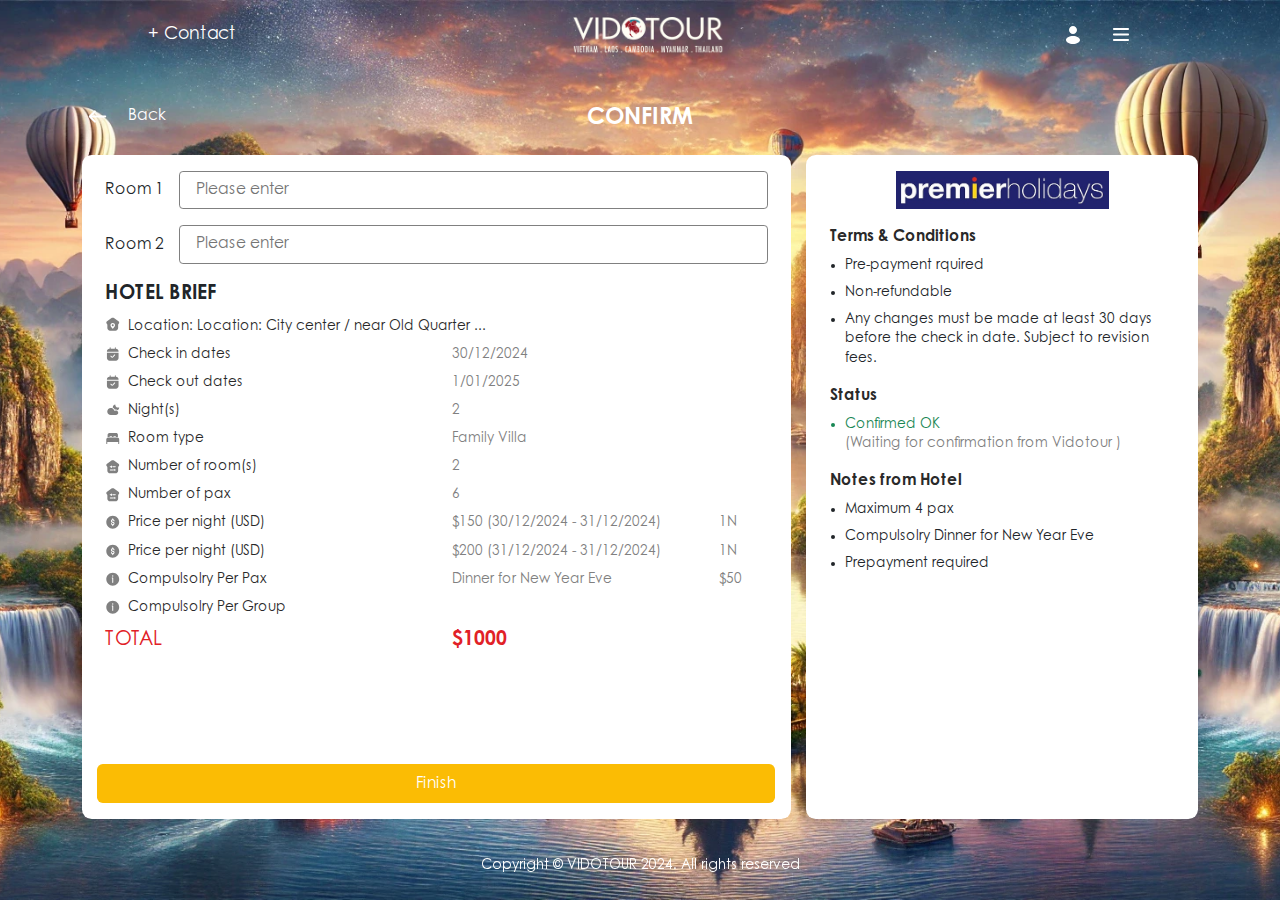
<file: pages/hotel_confirm.html>
<!DOCTYPE html>
<html lang="en">
  <head>
    <meta charset="UTF-8" />
    <!-- <meta name="viewport" content="width=device-width, initial-scale=1.0"> -->
    <title>Document</title>
    <link rel="stylesheet" href="../assets/css/vido_agent.css" />
    <!-- FOR HOTEL DETAIL  -->
    <link rel="stylesheet" href="../assets/css/vido_agent_hotel_detail.css" />
    <link rel="stylesheet" href="../assets/css/vido_agent_hotel.css" />
    <!-- END FOR HOTEL DETAIL -->
    <!-- FOR HOTEL CONFIRM -->
    <link rel="stylesheet" href="../assets/css/vido_agent_hotel_confirm.css" />
    <!-- END FOR HOTEL CONFIRM -->
    <link rel="stylesheet" href="../assets/css/vido_agent_text.css" />
    <link rel="stylesheet" href="../assets/css/vido_agent_responsive.css" />
    <link rel="stylesheet" href="../assets/css/bootstrap.min.css" />
    <!-- SWIPER -->
    <link rel="stylesheet" href="../assets/css/Swiper/swiper-bundle.min.css" />
    <script src="../assets/js/Swiper/swiper-bundle.min.js"></script>
    <!-- END SWIPER -->
  </head>
  <body>
    <div class="main-home-app main-hotel-confirm-bg">
      <header class="container">
        <div class="header-main">
          <div class="header-left text-lg font-medium">+ Contact</div>

          <div class="logo-box">
            <img
              src="../assets/images/logo/logo-vido.png"
              alt="Vidotour App"
              class="logo-img"
            />
          </div>

          <div class="header-right">
            <svg
              width="24"
              height="24"
              viewBox="0 0 24 24"
              fill="none"
              xmlns="http://www.w3.org/2000/svg"
            >
              <path
                fill-rule="evenodd"
                clip-rule="evenodd"
                d="M11.9999 11C14.209 11 15.9999 9.20914 15.9999 7C15.9999 4.79086 14.209 3 11.9999 3C9.79074 3 7.99988 4.79086 7.99988 7C7.99988 9.20914 9.79074 11 11.9999 11ZM11.9999 21C15.8659 21 18.9999 19.2091 18.9999 17C18.9999 14.7909 15.8659 13 11.9999 13C8.13388 13 4.99988 14.7909 4.99988 17C4.99988 19.2091 8.13388 21 11.9999 21Z"
                fill="white"
              />
            </svg>

            <svg
              width="24"
              height="24"
              viewBox="0 0 24 24"
              fill="none"
              xmlns="http://www.w3.org/2000/svg"
            >
              <path
                fill-rule="evenodd"
                clip-rule="evenodd"
                d="M3.99988 6C3.99988 5.44772 4.46706 5 5.04336 5H18.9564C19.5327 5 19.9999 5.44772 19.9999 6C19.9999 6.55228 19.5327 7 18.9564 7H5.04336C4.46706 7 3.99988 6.55228 3.99988 6ZM3.99988 11.5C3.99988 10.9477 4.46706 10.5 5.04336 10.5H18.9564C19.5327 10.5 19.9999 10.9477 19.9999 11.5C19.9999 12.0523 19.5327 12.5 18.9564 12.5H5.04336C4.46706 12.5 3.99988 12.0523 3.99988 11.5ZM5.04336 16C4.46706 16 3.99988 16.4477 3.99988 17C3.99988 17.5523 4.46706 18 5.04336 18H18.9564C19.5327 18 19.9999 17.5523 19.9999 17C19.9999 16.4477 19.5327 16 18.9564 16H5.04336Z"
                fill="white"
              />
            </svg>
          </div>
        </div>

        <div class="header-nav">
          <ul class="nav-list text-lg font-medium">
            <li><a href="#">Hotel</a></li>
            <li><a href="#">Cruises</a></li>
            <li><a href="#">Package Tours</a></li>
            <li><a href="#">Tailor-Made Tours</a></li>
          </ul>
        </div>
      </header>
      <!-- MAIN APP -->
      <section class="content-app-section">
        <div>
          <!-- HEADER APP ACTION  -->
          <div class="header-app-action container">
            <button
              class="header-action-left font-medium"
              onclick="handleBack()"
            >
              <svg
                width="2rem"
                height="2rem"
                viewBox="0 0 32 32"
                fill="none"
                xmlns="http://www.w3.org/2000/svg"
              >
                <path
                  d="M13.3333 10.667L8 16.0003M8 16.0003L13.3333 21.3337M8 16.0003L24 16.0003"
                  stroke="white"
                  stroke-width="2"
                  stroke-linecap="round"
                  stroke-linejoin="round"
                />
              </svg>
              Back
            </button>
            <h1 class="title-page text-2xl font-bold">Confirm</h1>
            <button class="header-action-right"></button>
          </div>
          <!-- END HEADER APP ACTION -->

          <div class="content-listing-box container">
            <div class="content-left">
              <div class="infomation-detail-box">
                <div class="input-room-container">
                  <div class="input-room-box">
                    <label for="room-type" class="input-room-label"
                      >Room 1</label
                    >
                    <input
                      type="text"
                      id="input-room-1"
                      class="input-room"
                      placeholder="Please enter"
                    />
                  </div>

                  <div class="input-room-box">
                    <label for="room-type" class="input-room-label"
                      >Room 2</label
                    >
                    <input
                      type="text"
                      id="input-room-2"
                      class="input-room"
                      placeholder="Please enter"
                    />
                  </div>
                </div>

                <div class="title-brief-container">
                  <h2 class="title-brief font-bold">HOTEL BRIEF</h2>
                </div>

                <div class="infomation-container">
                  <div class="info-row">
                    <svg
                      width="1rem"
                      height="1.0625rem"
                      viewBox="0 0 16 17"
                      fill="none"
                      xmlns="http://www.w3.org/2000/svg"
                    >
                      <path
                        fill-rule="evenodd"
                        clip-rule="evenodd"
                        d="M13.5737 12.5069C13.5737 13.9756 12.326 15.1663 10.7868 15.1663H5.21302C3.67386 15.1663 2.42612 13.9756 2.42612 12.5069V9.25504C2.42612 8.78288 2.22957 8.33007 1.87971 7.99621C1.06912 7.22268 1.1745 5.94104 2.10159 5.29762L6.36074 2.34167C7.33797 1.66345 8.66187 1.66345 9.6391 2.34167L13.8982 5.29762C14.8253 5.94104 14.9307 7.22268 14.1201 7.99621C13.7703 8.33007 13.5737 8.78288 13.5737 9.25504V12.5069ZM10.3332 9.56618C10.3332 11.223 7.99991 13.1662 7.99991 13.1662C7.99991 13.1662 5.66658 11.223 5.66658 9.56618C5.66658 7.90932 6.89534 7.16618 7.99991 7.16618C9.10448 7.16618 10.3332 7.90932 10.3332 9.56618ZM8.99992 9.49967C8.99992 10.052 8.5522 10.4997 7.99992 10.4997C7.44763 10.4997 6.99992 10.052 6.99992 9.49967C6.99992 8.94739 7.44763 8.49967 7.99992 8.49967C8.5522 8.49967 8.99992 8.94739 8.99992 9.49967Z"
                        fill="#808080"
                      />
                    </svg>
                    <span
                      >Location: Location: City center / near Old Quarter
                      ...</span
                    >
                  </div>

                  <div class="info-row gap-32">
                    <div class="info-row-left">
                      <svg
                        width="1rem"
                        height="1.0625rem"
                        viewBox="0 0 16 17"
                        fill="none"
                        xmlns="http://www.w3.org/2000/svg"
                      >
                        <path
                          fill-rule="evenodd"
                          clip-rule="evenodd"
                          d="M5.83242 1.83203C5.83242 1.55589 5.60856 1.33203 5.33242 1.33203C5.05628 1.33203 4.83242 1.55589 4.83242 1.83203V2.83164H4.66667C3.19391 2.83164 2 4.02555 2 5.49831V5.99805H14V5.49831C14 4.02555 12.8061 2.83164 11.3333 2.83164H11.1676V1.83203C11.1676 1.55589 10.9437 1.33203 10.6676 1.33203C10.3914 1.33203 10.1676 1.55589 10.1676 1.83203V2.83164H5.83242V1.83203ZM14 6.99805H2V12.4983C2 13.9711 3.19391 15.165 4.66667 15.165H11.3333C12.8061 15.165 14 13.9711 14 12.4983V6.99805ZM10.3763 9.49449C10.5581 9.28668 10.5371 8.97079 10.3293 8.78895C10.1215 8.60711 9.80557 8.62817 9.62373 8.83599L7.71046 11.0226C7.65173 11.0897 7.55056 11.0987 7.48091 11.043L6.31237 10.1081C6.09674 9.93563 5.78209 9.9706 5.60958 10.1862C5.43708 10.4019 5.47204 10.7165 5.68767 10.889L6.85622 11.8238C7.34374 12.2139 8.05191 12.1509 8.46304 11.6811L10.3763 9.49449Z"
                          fill="#808080"
                        />
                      </svg>
                      <span>Check in dates</span>
                    </div>

                    <div class="info-row-right">
                      <span>30/12/2024</span>
                    </div>
                  </div>

                  <div class="info-row gap-32">
                    <div class="info-row-left">
                      <svg
                        width="1rem"
                        height="1.0625rem"
                        viewBox="0 0 16 17"
                        fill="none"
                        xmlns="http://www.w3.org/2000/svg"
                      >
                        <path
                          fill-rule="evenodd"
                          clip-rule="evenodd"
                          d="M5.83242 1.83203C5.83242 1.55589 5.60856 1.33203 5.33242 1.33203C5.05628 1.33203 4.83242 1.55589 4.83242 1.83203V2.83164H4.66667C3.19391 2.83164 2 4.02555 2 5.49831V5.99805H14V5.49831C14 4.02555 12.8061 2.83164 11.3333 2.83164H11.1676V1.83203C11.1676 1.55589 10.9437 1.33203 10.6676 1.33203C10.3914 1.33203 10.1676 1.55589 10.1676 1.83203V2.83164H5.83242V1.83203ZM14 6.99805H2V12.4983C2 13.9711 3.19391 15.165 4.66667 15.165H11.3333C12.8061 15.165 14 13.9711 14 12.4983V6.99805ZM10.3763 9.49449C10.5581 9.28668 10.5371 8.97079 10.3293 8.78895C10.1215 8.60711 9.80557 8.62817 9.62373 8.83599L7.71046 11.0226C7.65173 11.0897 7.55056 11.0987 7.48091 11.043L6.31237 10.1081C6.09674 9.93563 5.78209 9.9706 5.60958 10.1862C5.43708 10.4019 5.47204 10.7165 5.68767 10.889L6.85622 11.8238C7.34374 12.2139 8.05191 12.1509 8.46304 11.6811L10.3763 9.49449Z"
                          fill="#808080"
                        />
                      </svg>

                      <span>Check out dates</span>
                    </div>

                    <div class="info-row-right">
                      <span>1/01/2025</span>
                    </div>
                  </div>

                  <!-- NIGHT (S) -->
                  <div class="info-row gap-32">
                    <div class="info-row-left">
                      <svg
                        width="1rem"
                        height="1.0625rem"
                        viewBox="0 0 16 17"
                        fill="none"
                        xmlns="http://www.w3.org/2000/svg"
                      >
                        <path
                          fill-rule="evenodd"
                          clip-rule="evenodd"
                          d="M10.2923 7.99868C10.6198 7.89111 10.9698 7.83292 11.3333 7.83292C12.0678 7.83292 12.7469 8.07052 13.2978 8.47305C14.1276 7.86674 14.6666 6.88624 14.6666 5.77984C14.6666 5.61622 14.4882 5.52303 14.3366 5.58463C14.0269 5.7105 13.6882 5.77984 13.3333 5.77984C11.8605 5.77984 10.6666 4.58594 10.6666 3.11318C10.6666 3.07605 10.6674 3.03911 10.6689 3.00236C10.6787 2.76255 10.4731 2.54956 10.2462 2.6278C8.98779 3.06172 8.07058 4.22795 8.00383 5.6172C9.02715 6.10449 9.84506 6.9534 10.2923 7.99868ZM5.99992 6.16639C3.97487 6.16639 2.33325 7.80801 2.33325 9.83306C2.33325 11.8581 3.97487 13.4997 5.99992 13.4997H11.3333C12.6219 13.4997 13.6666 12.4551 13.6666 11.1664C13.6666 10.3926 13.291 9.70673 12.7078 9.28061C12.3224 8.99899 11.8487 8.83306 11.3333 8.83306C11.0771 8.83306 10.8324 8.87398 10.6043 8.94888C10.1116 9.11071 9.57694 8.869 9.37292 8.3922C9.02167 7.57127 8.37813 6.90316 7.57388 6.52019C7.09818 6.29367 6.56531 6.16639 5.99992 6.16639Z"
                          fill="#808080"
                        />
                      </svg>

                      <span>Night(s)</span>
                    </div>

                    <div class="info-row-right">
                      <span>2</span>
                    </div>
                  </div>

                  <!-- ROOM TYPE -->
                  <div class="info-row gap-32">
                    <div class="info-row-left">
                      <svg
                        width="1rem"
                        height="1.0625rem"
                        viewBox="0 0 16 17"
                        fill="none"
                        xmlns="http://www.w3.org/2000/svg"
                      >
                        <path
                          d="M12.8333 7.83366C13.3001 7.83364 13.7494 8.01172 14.0894 8.33159C14.4295 8.65145 14.6347 9.08901 14.6633 9.55499L14.6666 9.66699V14.0003C14.6665 14.127 14.6184 14.249 14.5319 14.3415C14.4455 14.4341 14.3271 14.4904 14.2007 14.499C14.0743 14.5076 13.9493 14.468 13.8511 14.388C13.7528 14.3081 13.6885 14.1938 13.6713 14.0683L13.6666 14.0003V12.5003H2.33325V14.0003C2.33325 14.1212 2.28949 14.2379 2.21007 14.3289C2.13066 14.42 2.02095 14.4792 1.90125 14.4957L1.83325 14.5003C1.71243 14.5003 1.59569 14.4566 1.50463 14.3771C1.41357 14.2977 1.35435 14.188 1.33792 14.0683L1.33325 14.0003V9.66699C1.33323 9.20013 1.51131 8.75085 1.83118 8.41079C2.15105 8.07073 2.5886 7.86551 3.05458 7.83699L3.16659 7.83366H12.8333ZM4.49992 3.16699H11.4999C11.9668 3.16697 12.4161 3.34505 12.7561 3.66492C13.0962 3.98479 13.3014 4.42234 13.3299 4.88833L13.3333 5.00033V7.16699H11.3333L11.3286 7.08899C11.311 6.94018 11.2439 6.80162 11.1379 6.69567C11.032 6.58971 10.8934 6.52254 10.7446 6.50499L10.6666 6.50033H9.33325C9.16996 6.50035 9.01236 6.5603 8.89034 6.6688C8.76831 6.77731 8.69036 6.92683 8.67125 7.08899L8.66658 7.16699H7.33325L7.32859 7.08899C7.31104 6.94018 7.24387 6.80162 7.13791 6.69567C7.03196 6.58971 6.8934 6.52254 6.74458 6.50499L6.66658 6.50033H5.33325C5.16996 6.50035 5.01236 6.5603 4.89034 6.6688C4.76831 6.77731 4.69036 6.92683 4.67125 7.08899L4.66658 7.16699H2.66659V5.00033C2.66656 4.53347 2.84465 4.08419 3.16451 3.74413C3.48438 3.40407 3.92193 3.19885 4.38792 3.17033L4.49992 3.16699Z"
                          fill="#808080"
                        />
                      </svg>

                      <span>Room type</span>
                    </div>

                    <div class="info-row-right">
                      <span>Family Villa</span>
                    </div>
                  </div>

                  <!-- NUMBER OF ROOM(s) -->
                  <div class="info-row gap-32">
                    <div class="info-row-left">
                      <svg
                        width="1rem"
                        height="1rem"
                        viewBox="0 0 16 16"
                        fill="none"
                        xmlns="http://www.w3.org/2000/svg"
                      >
                        <path
                          fill-rule="evenodd"
                          clip-rule="evenodd"
                          d="M5.21302 14.6663H10.7868C12.326 14.6663 13.5737 13.4756 13.5737 12.0069V8.75503C13.5737 8.28288 13.7703 7.83007 14.1201 7.4962C14.9307 6.72268 14.8253 5.44104 13.8982 4.79762L9.63909 1.84167C8.66187 1.16345 7.33797 1.16345 6.36074 1.84167L2.10159 4.79762C1.1745 5.44104 1.06912 6.72268 1.87971 7.4962C2.22957 7.83007 2.42612 8.28288 2.42612 8.75503V12.0069C2.42612 13.4756 3.67386 14.6663 5.21302 14.6663ZM4.83326 8C4.83326 7.72386 5.05712 7.5 5.33326 7.5H6.16659V7.3332C6.16659 7.05706 6.39045 6.8332 6.66659 6.8332C6.94273 6.8332 7.16659 7.05706 7.16659 7.3332V7.99704L7.1666 8L7.16659 8.00296V8.66654C7.16659 8.94268 6.94273 9.16654 6.66659 9.16654C6.39045 9.16654 6.16659 8.94268 6.16659 8.66654V8.5H5.33326C5.05712 8.5 4.83326 8.27614 4.83326 8ZM7.99994 7.5C7.7238 7.5 7.49994 7.72386 7.49994 8C7.49994 8.27614 7.7238 8.5 7.99994 8.5H10.6666C10.9427 8.5 11.1666 8.27614 11.1666 8C11.1666 7.72386 10.9427 7.5 10.6666 7.5H7.99994ZM9.83326 10.8332V10.6664C9.83326 10.3903 9.60941 10.1664 9.33326 10.1664C9.05712 10.1664 8.83326 10.3903 8.83326 10.6664V11.3332V11.9997C8.83326 12.2759 9.05712 12.4997 9.33326 12.4997C9.60941 12.4997 9.83326 12.2759 9.83326 11.9997V11.8332H10.6666C10.9427 11.8332 11.1666 11.6093 11.1666 11.3332C11.1666 11.0571 10.9427 10.8332 10.6666 10.8332H9.83326ZM5.33326 10.8332C5.05712 10.8332 4.83326 11.0571 4.83326 11.3332C4.83326 11.6093 5.05712 11.8332 5.33326 11.8332H7.99993C8.27607 11.8332 8.49993 11.6093 8.49993 11.3332C8.49993 11.0571 8.27607 10.8332 7.99993 10.8332H5.33326Z"
                          fill="#808080"
                        />
                      </svg>

                      <span>Number of room(s)</span>
                    </div>

                    <div class="info-row-right">2</div>
                  </div>

                  <!-- NUMBER OF PAX -->
                  <div class="info-row gap-32">
                    <div class="info-row-left">
                      <svg
                        width="1rem"
                        height="1rem"
                        viewBox="0 0 16 16"
                        fill="none"
                        xmlns="http://www.w3.org/2000/svg"
                      >
                        <path
                          fill-rule="evenodd"
                          clip-rule="evenodd"
                          d="M5.21302 14.6663H10.7868C12.326 14.6663 13.5737 13.4756 13.5737 12.0069V8.75503C13.5737 8.28288 13.7703 7.83007 14.1201 7.4962C14.9307 6.72268 14.8253 5.44104 13.8982 4.79762L9.63909 1.84167C8.66187 1.16345 7.33797 1.16345 6.36074 1.84167L2.10159 4.79762C1.1745 5.44104 1.06912 6.72268 1.87971 7.4962C2.22957 7.83007 2.42612 8.28288 2.42612 8.75503V12.0069C2.42612 13.4756 3.67386 14.6663 5.21302 14.6663ZM4.83326 8C4.83326 7.72386 5.05712 7.5 5.33326 7.5H6.16659V7.3332C6.16659 7.05706 6.39045 6.8332 6.66659 6.8332C6.94273 6.8332 7.16659 7.05706 7.16659 7.3332V7.99704L7.1666 8L7.16659 8.00296V8.66654C7.16659 8.94268 6.94273 9.16654 6.66659 9.16654C6.39045 9.16654 6.16659 8.94268 6.16659 8.66654V8.5H5.33326C5.05712 8.5 4.83326 8.27614 4.83326 8ZM7.99994 7.5C7.7238 7.5 7.49994 7.72386 7.49994 8C7.49994 8.27614 7.7238 8.5 7.99994 8.5H10.6666C10.9427 8.5 11.1666 8.27614 11.1666 8C11.1666 7.72386 10.9427 7.5 10.6666 7.5H7.99994ZM9.83326 10.8332V10.6664C9.83326 10.3903 9.60941 10.1664 9.33326 10.1664C9.05712 10.1664 8.83326 10.3903 8.83326 10.6664V11.3332V11.9997C8.83326 12.2759 9.05712 12.4997 9.33326 12.4997C9.60941 12.4997 9.83326 12.2759 9.83326 11.9997V11.8332H10.6666C10.9427 11.8332 11.1666 11.6093 11.1666 11.3332C11.1666 11.0571 10.9427 10.8332 10.6666 10.8332H9.83326ZM5.33326 10.8332C5.05712 10.8332 4.83326 11.0571 4.83326 11.3332C4.83326 11.6093 5.05712 11.8332 5.33326 11.8332H7.99993C8.27607 11.8332 8.49993 11.6093 8.49993 11.3332C8.49993 11.0571 8.27607 10.8332 7.99993 10.8332H5.33326Z"
                          fill="#808080"
                        />
                      </svg>

                      <span>Number of pax</span>
                    </div>

                    <div class="info-row-right">6</div>
                  </div>

                  <!-- PRICE PER NIGH (USD) -->
                  <div class="info-row gap-32">
                    <div class="info-row-left">
                      <svg
                        width="1rem"
                        height="1.0625rem"
                        viewBox="0 0 16 17"
                        fill="none"
                        xmlns="http://www.w3.org/2000/svg"
                      >
                        <path
                          fill-rule="evenodd"
                          clip-rule="evenodd"
                          d="M14.6666 8.49967C14.6666 12.1816 11.6818 15.1663 7.99992 15.1663C4.31802 15.1663 1.33325 12.1816 1.33325 8.49967C1.33325 4.81778 4.31802 1.83301 7.99992 1.83301C11.6818 1.83301 14.6666 4.81778 14.6666 8.49967ZM7.98706 7.9999C7.53277 7.99302 7.16661 7.6226 7.16661 7.16667C7.16661 6.70643 7.53971 6.33333 7.99995 6.33333C8.46019 6.33333 8.83328 6.70643 8.83328 7.16667C8.83328 7.44281 9.05714 7.66667 9.33328 7.66667C9.60942 7.66667 9.83328 7.44281 9.83328 7.16667C9.83328 6.32748 9.26944 5.61998 8.49994 5.40234V4.8332C8.49994 4.55706 8.27608 4.3332 7.99994 4.3332C7.7238 4.3332 7.49994 4.55706 7.49994 4.8332V5.40235C6.73044 5.61999 6.16661 6.32748 6.16661 7.16667C6.16661 8.17919 6.98743 9 7.99995 9L8.01283 8.99984C8.46713 9.00672 8.83328 9.37714 8.83328 9.83307C8.83328 10.2933 8.46019 10.6664 7.99995 10.6664C7.53971 10.6664 7.16661 10.2933 7.16661 9.83307C7.16661 9.55693 6.94276 9.33307 6.66661 9.33307C6.39047 9.33307 6.16661 9.55693 6.16661 9.83307C6.16661 10.6723 6.73044 11.3797 7.49994 11.5974V12.1664C7.49994 12.4425 7.7238 12.6664 7.99994 12.6664C8.27608 12.6664 8.49994 12.4425 8.49994 12.1664V11.5974C9.26944 11.3798 9.83328 10.6723 9.83328 9.83307C9.83328 8.82055 9.01247 7.99974 7.99995 7.99974L7.98706 7.9999Z"
                          fill="#808080"
                        />
                      </svg>

                      <span>Price per night (USD)</span>
                    </div>

                    <div class="info-row-right">
                      <span>$150 (30/12/2024 - 31/12/2024)</span>
                      <span class="sub-info-row">1N</span>
                    </div>
                  </div>

                  <!-- PRICE PER NIGH (USD) -->
                  <div class="info-row gap-32">
                    <div class="info-row-left">
                      <svg
                        width="1rem"
                        height="1.0625rem"
                        viewBox="0 0 16 17"
                        fill="none"
                        xmlns="http://www.w3.org/2000/svg"
                      >
                        <path
                          fill-rule="evenodd"
                          clip-rule="evenodd"
                          d="M14.6666 8.49967C14.6666 12.1816 11.6818 15.1663 7.99992 15.1663C4.31802 15.1663 1.33325 12.1816 1.33325 8.49967C1.33325 4.81778 4.31802 1.83301 7.99992 1.83301C11.6818 1.83301 14.6666 4.81778 14.6666 8.49967ZM7.98706 7.9999C7.53277 7.99302 7.16661 7.6226 7.16661 7.16667C7.16661 6.70643 7.53971 6.33333 7.99995 6.33333C8.46019 6.33333 8.83328 6.70643 8.83328 7.16667C8.83328 7.44281 9.05714 7.66667 9.33328 7.66667C9.60942 7.66667 9.83328 7.44281 9.83328 7.16667C9.83328 6.32748 9.26944 5.61998 8.49994 5.40234V4.8332C8.49994 4.55706 8.27608 4.3332 7.99994 4.3332C7.7238 4.3332 7.49994 4.55706 7.49994 4.8332V5.40235C6.73044 5.61999 6.16661 6.32748 6.16661 7.16667C6.16661 8.17919 6.98743 9 7.99995 9L8.01283 8.99984C8.46713 9.00672 8.83328 9.37714 8.83328 9.83307C8.83328 10.2933 8.46019 10.6664 7.99995 10.6664C7.53971 10.6664 7.16661 10.2933 7.16661 9.83307C7.16661 9.55693 6.94276 9.33307 6.66661 9.33307C6.39047 9.33307 6.16661 9.55693 6.16661 9.83307C6.16661 10.6723 6.73044 11.3797 7.49994 11.5974V12.1664C7.49994 12.4425 7.7238 12.6664 7.99994 12.6664C8.27608 12.6664 8.49994 12.4425 8.49994 12.1664V11.5974C9.26944 11.3798 9.83328 10.6723 9.83328 9.83307C9.83328 8.82055 9.01247 7.99974 7.99995 7.99974L7.98706 7.9999Z"
                          fill="#808080"
                        />
                      </svg>

                      <span>Price per night (USD)</span>
                    </div>

                    <div class="info-row-right">
                      <span>$200 (31/12/2024 - 31/12/2024)</span>
                      <span class="sub-info-row">1N</span>
                    </div>
                  </div>

                  <!-- COMPULSOLRY PER PAX -->
                  <div class="info-row gap-32">
                    <div class="info-row-left">
                      <svg
                        width="1rem"
                        height="1.0625rem"
                        viewBox="0 0 16 17"
                        fill="none"
                        xmlns="http://www.w3.org/2000/svg"
                      >
                        <path
                          fill-rule="evenodd"
                          clip-rule="evenodd"
                          d="M14.6666 8.49967C14.6666 12.1816 11.6818 15.1663 7.99992 15.1663C4.31802 15.1663 1.33325 12.1816 1.33325 8.49967C1.33325 4.81778 4.31802 1.83301 7.99992 1.83301C11.6818 1.83301 14.6666 4.81778 14.6666 8.49967ZM8.66658 5.16634C8.66658 5.53453 8.36811 5.83301 7.99992 5.83301C7.63173 5.83301 7.33325 5.53453 7.33325 5.16634C7.33325 4.79815 7.63173 4.49967 7.99992 4.49967C8.36811 4.49967 8.66658 4.79815 8.66658 5.16634ZM7.33325 6.66634C7.05711 6.66634 6.83325 6.8902 6.83325 7.16634C6.83325 7.44248 7.05711 7.66634 7.33325 7.66634H7.49992V11.833C7.49992 12.1091 7.72378 12.333 7.99992 12.333C8.27606 12.333 8.49992 12.1091 8.49992 11.833V7.16634C8.49992 6.8902 8.27606 6.66634 7.99992 6.66634H7.33325Z"
                          fill="#808080"
                        />
                      </svg>

                      <span>Compulsolry Per Pax</span>
                    </div>

                    <div class="info-row-right">
                      <span>Dinner for New Year Eve</span>
                      <span class="sub-info-row">$50</span>
                    </div>
                  </div>

                  <!-- COMPULSOLRY PER GROUP-->
                  <div class="info-row gap-32">
                    <div class="info-row-left">
                      <svg
                        width="1rem"
                        height="1.0625rem"
                        viewBox="0 0 16 17"
                        fill="none"
                        xmlns="http://www.w3.org/2000/svg"
                      >
                        <path
                          fill-rule="evenodd"
                          clip-rule="evenodd"
                          d="M14.6666 8.49967C14.6666 12.1816 11.6818 15.1663 7.99992 15.1663C4.31802 15.1663 1.33325 12.1816 1.33325 8.49967C1.33325 4.81778 4.31802 1.83301 7.99992 1.83301C11.6818 1.83301 14.6666 4.81778 14.6666 8.49967ZM8.66658 5.16634C8.66658 5.53453 8.36811 5.83301 7.99992 5.83301C7.63173 5.83301 7.33325 5.53453 7.33325 5.16634C7.33325 4.79815 7.63173 4.49967 7.99992 4.49967C8.36811 4.49967 8.66658 4.79815 8.66658 5.16634ZM7.33325 6.66634C7.05711 6.66634 6.83325 6.8902 6.83325 7.16634C6.83325 7.44248 7.05711 7.66634 7.33325 7.66634H7.49992V11.833C7.49992 12.1091 7.72378 12.333 7.99992 12.333C8.27606 12.333 8.49992 12.1091 8.49992 11.833V7.16634C8.49992 6.8902 8.27606 6.66634 7.99992 6.66634H7.33325Z"
                          fill="#808080"
                        />
                      </svg>

                      <span>Compulsolry Per Group</span>
                    </div>

                    <div class="info-row-right">
                      <span></span>
                      <span class="sub-info-row"></span>
                    </div>
                  </div>

                  <div class="info-row gap-32">
                    <div class="info-row-left">
                      <span class="total-title">TOTAL</span>
                    </div>

                    <div class="info-row-right total-price">
                      <span>$1000</span>
                    </div>
                  </div>
                </div>

                <div class="detail-button-action">
                  <button
                    class="btn-finish-booking button-primary"
                    onclick="handleFinishHotel()"
                  >
                    Finish
                  </button>
                </div>
              </div>
            </div>

            <div class="content-right">
              <div class="listing-infomation-detail">
                <div class="logo-agent">
                  <img src="../assets/images/logo/ph.jpg" alt="VietJet Logo" />
                </div>

                <div class="info-box">
                  <h5 class="info-head-title text-base font-bold">
                    Terms & Conditions
                  </h5>
                  <div class="info-body-content text-sm font-medium">
                    <ul class="content-listing-disc">
                      <li>Pre-payment rquired</li>
                      <li>Non-refundable</li>
                      <li>
                        Any changes must be made at least 30 days before the
                        check in date. Subject to revision fees.
                      </li>
                    </ul>
                  </div>
                </div>

                <div class="info-box">
                  <h5 class="info-head-title text-base font-bold">Status</h5>
                  <div class="info-body-content text-sm font-medium">
                    <ul class="content-listing-disc">
                      <li class="text-success">
                        <span class="text-success">Confirmed OK</span> <br />
                        <span class="text-normal"
                          >(Waiting for confirmation from Vidotour )</span
                        >
                      </li>
                    </ul>
                  </div>
                </div>

                <div class="info-box mt-16">
                  <h5 class="info-head-title text-base font-bold">
                    Notes from Hotel
                  </h5>
                  <div class="info-body-content text-sm font-medium">
                    <ul class="content-listing-disc">
                      <li>Maximum 4 pax</li>
                      <li>Compulsolry Dinner for New Year Eve</li>
                      <li>Prepayment required</li>
                    </ul>
                  </div>
                </div>

                <!-- END LISTING INFO -->
              </div>
            </div>
          </div>
        </div>
      </section>
      <!-- END MAIN APP -->
      <footer>
        <p class="text-sm font-medium m-0">
          Copyright © VIDOTOUR 2024. All rights reserved
        </p>
        <script src="../assets/js/price_range.js"></script>
        <script src="../assets/js/bootstrap.bundle.min.js"></script>
        <script src="../assets/js/handle_hotel_agent.js"></script>
      </footer>
    </div>
  </body>
</html>
</file>
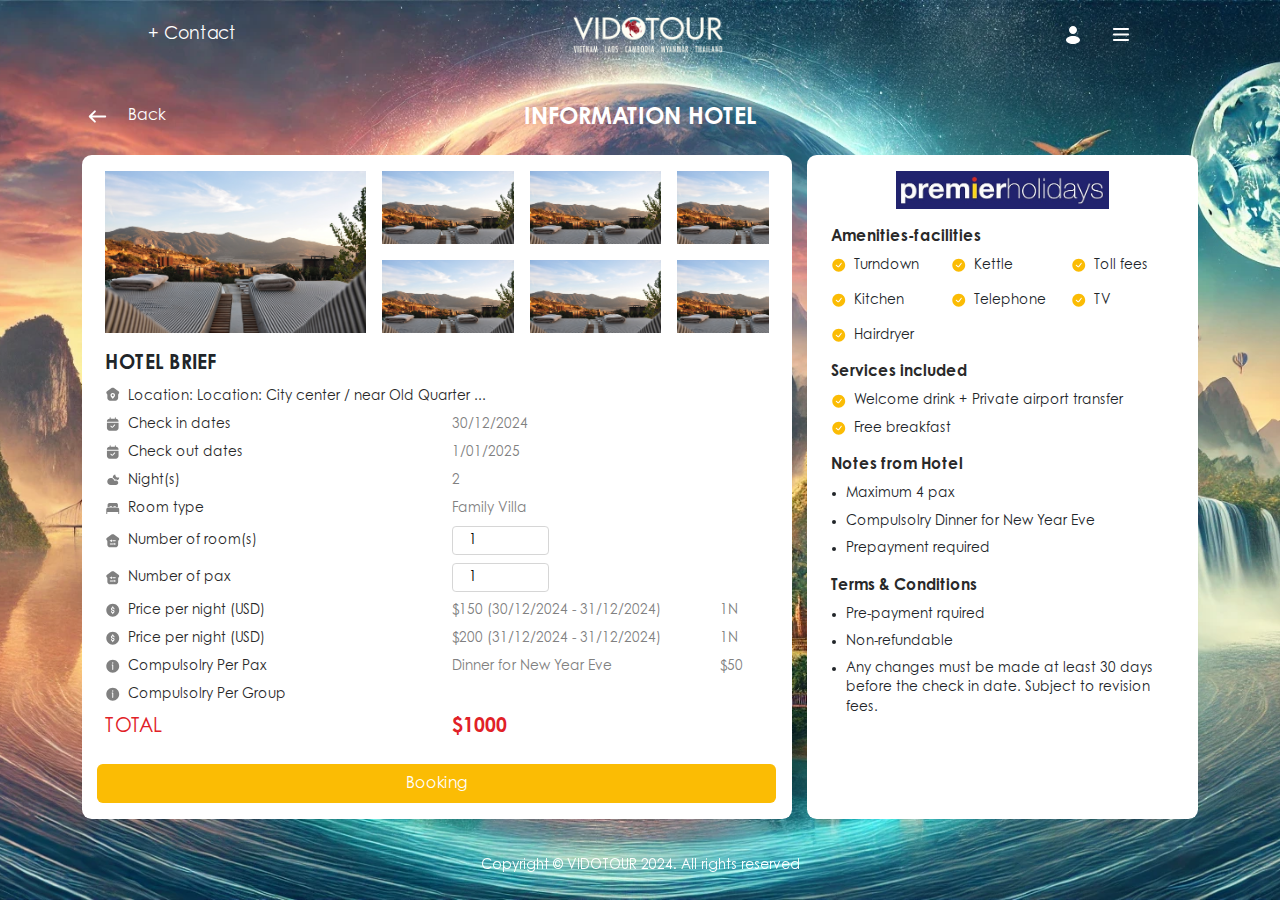
<file: pages/hotel_detail.html>
<!DOCTYPE html>
<html lang="en">
  <head>
    <meta charset="UTF-8" />
    <!-- <meta name="viewport" content="width=device-width, initial-scale=1.0"> -->
    <title>Document</title>
    <link rel="stylesheet" href="../assets/css/vido_agent.css" />
    <!-- FOR HOTEL DETAIL  -->
    <link rel="stylesheet" href="../assets/css/vido_agent_hotel_detail.css" />

    <link rel="stylesheet" href="../assets/css/vido_agent_hotel.css" />
    <link rel="stylesheet" href="../assets/css/vido_agent_price_range.css" />
    <link rel="stylesheet" href="../assets/css/Grid/grid_table.css" />
    <!-- END FOR HOTEL DETAIL -->
    <link rel="stylesheet" href="../assets/css/vido_agent_text.css" />
    <link rel="stylesheet" href="../assets/css/vido_agent_responsive.css" />
    <link rel="stylesheet" href="../assets/css/bootstrap.min.css" />
    <!-- SWIPER -->
    <link rel="stylesheet" href="../assets/css/Swiper/swiper-bundle.min.css" />
    <script src="../assets/js/Swiper/swiper-bundle.min.js"></script>
    <!-- END SWIPER -->
  </head>
  <body>
    <div class="main-home-app main-hotel-detail-bg">
      <header class="container">
        <div class="header-main">
          <div class="header-left text-lg font-medium">+ Contact</div>

          <div class="logo-box">
            <img
              src="../assets/images/logo/logo-vido.png"
              alt="Vidotour App"
              class="logo-img"
            />
          </div>

          <div class="header-right">
            <svg
              width="24"
              height="24"
              viewBox="0 0 24 24"
              fill="none"
              xmlns="http://www.w3.org/2000/svg"
            >
              <path
                fill-rule="evenodd"
                clip-rule="evenodd"
                d="M11.9999 11C14.209 11 15.9999 9.20914 15.9999 7C15.9999 4.79086 14.209 3 11.9999 3C9.79074 3 7.99988 4.79086 7.99988 7C7.99988 9.20914 9.79074 11 11.9999 11ZM11.9999 21C15.8659 21 18.9999 19.2091 18.9999 17C18.9999 14.7909 15.8659 13 11.9999 13C8.13388 13 4.99988 14.7909 4.99988 17C4.99988 19.2091 8.13388 21 11.9999 21Z"
                fill="white"
              />
            </svg>

            <svg
              width="24"
              height="24"
              viewBox="0 0 24 24"
              fill="none"
              xmlns="http://www.w3.org/2000/svg"
            >
              <path
                fill-rule="evenodd"
                clip-rule="evenodd"
                d="M3.99988 6C3.99988 5.44772 4.46706 5 5.04336 5H18.9564C19.5327 5 19.9999 5.44772 19.9999 6C19.9999 6.55228 19.5327 7 18.9564 7H5.04336C4.46706 7 3.99988 6.55228 3.99988 6ZM3.99988 11.5C3.99988 10.9477 4.46706 10.5 5.04336 10.5H18.9564C19.5327 10.5 19.9999 10.9477 19.9999 11.5C19.9999 12.0523 19.5327 12.5 18.9564 12.5H5.04336C4.46706 12.5 3.99988 12.0523 3.99988 11.5ZM5.04336 16C4.46706 16 3.99988 16.4477 3.99988 17C3.99988 17.5523 4.46706 18 5.04336 18H18.9564C19.5327 18 19.9999 17.5523 19.9999 17C19.9999 16.4477 19.5327 16 18.9564 16H5.04336Z"
                fill="white"
              />
            </svg>
          </div>
        </div>

        <div class="header-nav">
          <ul class="nav-list text-lg font-medium">
            <li><a href="#">Hotel</a></li>
            <li><a href="#">Cruises</a></li>
            <li><a href="#">Package Tours</a></li>
            <li><a href="#">Tailor-Made Tours</a></li>
          </ul>
        </div>
      </header>
      <!-- MAIN APP -->
      <section class="content-app-section">
        <div>
          <!-- HEADER APP ACTION  -->
          <div class="header-app-action container">
            <button
              class="header-action-left font-medium"
              onclick="handleBack()"
            >
              <svg
                width="2rem"
                height="2rem"
                viewBox="0 0 32 32"
                fill="none"
                xmlns="http://www.w3.org/2000/svg"
              >
                <path
                  d="M13.3333 10.667L8 16.0003M8 16.0003L13.3333 21.3337M8 16.0003L24 16.0003"
                  stroke="white"
                  stroke-width="2"
                  stroke-linecap="round"
                  stroke-linejoin="round"
                />
              </svg>
              Back
            </button>
            <h1 class="title-page text-2xl font-bold">INFORMATION HOTEL</h1>
            <button class="header-action-right"></button>
          </div>
          <!-- END HEADER APP ACTION -->

          <div class="content-listing-box container">
            <div class="content-left">
              <div class="infomation-detail-box">
                <div class="slider-img-detail">
                  <div class="slider-img-main">
                    <img
                      class="img-main"
                      src="../assets/images/slider/slider-img-main.jpg"
                      alt="Slider main"
                    />
                  </div>

                  <div class="swiper-thumb">
                    <div class="slider-img-thumb">
                      <div class="slider-thumb-container">
                        <div class="slider-img-thumb-item">
                          <img
                            class="img-thumb"
                            src="../assets/images/slider/slider-img-main.jpg"
                            alt="Slider thumb 1"
                          />
                        </div>
                        <div class="slider-img-thumb-item">
                          <img
                            class="img-thumb"
                            src="../assets/images/slider/slider-img-main.jpg"
                            alt="Slider thumb 2"
                          />
                        </div>
                      </div>
                    </div>

                    <div class="slider-img-thumb">
                      <div class="slider-thumb-container">
                        <div class="slider-img-thumb-item">
                          <img
                            class="img-thumb"
                            src="../assets/images/slider/slider-img-main.jpg"
                            alt="Slider thumb 1"
                          />
                        </div>
                        <div class="slider-img-thumb-item">
                          <img
                            class="img-thumb"
                            src="../assets/images/slider/slider-img-main.jpg"
                            alt="Slider thumb 2"
                          />
                        </div>
                      </div>
                    </div>

                    <div class="slider-img-thumb">
                      <div class="slider-thumb-container">
                        <div class="slider-img-thumb-item">
                          <img
                            class="img-thumb"
                            src="../assets/images/slider/slider-img-main.jpg"
                            alt="Slider thumb 1"
                          />
                        </div>
                        <div class="slider-img-thumb-item">
                          <img
                            class="img-thumb"
                            src="../assets/images/slider/slider-img-main.jpg"
                            alt="Slider thumb 2"
                          />
                        </div>
                      </div>
                    </div>
                  </div>
                </div>

                <div class="title-brief-container">
                  <h2 class="title-brief font-bold">HOTEL BRIEF</h2>
                </div>

                <div class="infomation-container">
                  <div class="info-row">
                    <svg
                      width="1rem"
                      height="1.0625rem"
                      viewBox="0 0 16 17"
                      fill="none"
                      xmlns="http://www.w3.org/2000/svg"
                    >
                      <path
                        fill-rule="evenodd"
                        clip-rule="evenodd"
                        d="M13.5737 12.5069C13.5737 13.9756 12.326 15.1663 10.7868 15.1663H5.21302C3.67386 15.1663 2.42612 13.9756 2.42612 12.5069V9.25504C2.42612 8.78288 2.22957 8.33007 1.87971 7.99621C1.06912 7.22268 1.1745 5.94104 2.10159 5.29762L6.36074 2.34167C7.33797 1.66345 8.66187 1.66345 9.6391 2.34167L13.8982 5.29762C14.8253 5.94104 14.9307 7.22268 14.1201 7.99621C13.7703 8.33007 13.5737 8.78288 13.5737 9.25504V12.5069ZM10.3332 9.56618C10.3332 11.223 7.99991 13.1662 7.99991 13.1662C7.99991 13.1662 5.66658 11.223 5.66658 9.56618C5.66658 7.90932 6.89534 7.16618 7.99991 7.16618C9.10448 7.16618 10.3332 7.90932 10.3332 9.56618ZM8.99992 9.49967C8.99992 10.052 8.5522 10.4997 7.99992 10.4997C7.44763 10.4997 6.99992 10.052 6.99992 9.49967C6.99992 8.94739 7.44763 8.49967 7.99992 8.49967C8.5522 8.49967 8.99992 8.94739 8.99992 9.49967Z"
                        fill="#808080"
                      />
                    </svg>
                    <span
                      >Location: Location: City center / near Old Quarter
                      ...</span
                    >
                  </div>

                  <div class="info-row gap-32">
                    <div class="info-row-left">
                      <svg
                        width="1rem"
                        height="1.0625rem"
                        viewBox="0 0 16 17"
                        fill="none"
                        xmlns="http://www.w3.org/2000/svg"
                      >
                        <path
                          fill-rule="evenodd"
                          clip-rule="evenodd"
                          d="M5.83242 1.83203C5.83242 1.55589 5.60856 1.33203 5.33242 1.33203C5.05628 1.33203 4.83242 1.55589 4.83242 1.83203V2.83164H4.66667C3.19391 2.83164 2 4.02555 2 5.49831V5.99805H14V5.49831C14 4.02555 12.8061 2.83164 11.3333 2.83164H11.1676V1.83203C11.1676 1.55589 10.9437 1.33203 10.6676 1.33203C10.3914 1.33203 10.1676 1.55589 10.1676 1.83203V2.83164H5.83242V1.83203ZM14 6.99805H2V12.4983C2 13.9711 3.19391 15.165 4.66667 15.165H11.3333C12.8061 15.165 14 13.9711 14 12.4983V6.99805ZM10.3763 9.49449C10.5581 9.28668 10.5371 8.97079 10.3293 8.78895C10.1215 8.60711 9.80557 8.62817 9.62373 8.83599L7.71046 11.0226C7.65173 11.0897 7.55056 11.0987 7.48091 11.043L6.31237 10.1081C6.09674 9.93563 5.78209 9.9706 5.60958 10.1862C5.43708 10.4019 5.47204 10.7165 5.68767 10.889L6.85622 11.8238C7.34374 12.2139 8.05191 12.1509 8.46304 11.6811L10.3763 9.49449Z"
                          fill="#808080"
                        />
                      </svg>
                      <span>Check in dates</span>
                    </div>

                    <div class="info-row-right">
                      <span>30/12/2024</span>
                    </div>
                  </div>

                  <div class="info-row gap-32">
                    <div class="info-row-left">
                      <svg
                        width="1rem"
                        height="1.0625rem"
                        viewBox="0 0 16 17"
                        fill="none"
                        xmlns="http://www.w3.org/2000/svg"
                      >
                        <path
                          fill-rule="evenodd"
                          clip-rule="evenodd"
                          d="M5.83242 1.83203C5.83242 1.55589 5.60856 1.33203 5.33242 1.33203C5.05628 1.33203 4.83242 1.55589 4.83242 1.83203V2.83164H4.66667C3.19391 2.83164 2 4.02555 2 5.49831V5.99805H14V5.49831C14 4.02555 12.8061 2.83164 11.3333 2.83164H11.1676V1.83203C11.1676 1.55589 10.9437 1.33203 10.6676 1.33203C10.3914 1.33203 10.1676 1.55589 10.1676 1.83203V2.83164H5.83242V1.83203ZM14 6.99805H2V12.4983C2 13.9711 3.19391 15.165 4.66667 15.165H11.3333C12.8061 15.165 14 13.9711 14 12.4983V6.99805ZM10.3763 9.49449C10.5581 9.28668 10.5371 8.97079 10.3293 8.78895C10.1215 8.60711 9.80557 8.62817 9.62373 8.83599L7.71046 11.0226C7.65173 11.0897 7.55056 11.0987 7.48091 11.043L6.31237 10.1081C6.09674 9.93563 5.78209 9.9706 5.60958 10.1862C5.43708 10.4019 5.47204 10.7165 5.68767 10.889L6.85622 11.8238C7.34374 12.2139 8.05191 12.1509 8.46304 11.6811L10.3763 9.49449Z"
                          fill="#808080"
                        />
                      </svg>

                      <span>Check out dates</span>
                    </div>

                    <div class="info-row-right">
                      <span>1/01/2025</span>
                    </div>
                  </div>

                  <!-- NIGHT (S) -->
                  <div class="info-row gap-32">
                    <div class="info-row-left">
                      <svg
                        width="1rem"
                        height="1.0625rem"
                        viewBox="0 0 16 17"
                        fill="none"
                        xmlns="http://www.w3.org/2000/svg"
                      >
                        <path
                          fill-rule="evenodd"
                          clip-rule="evenodd"
                          d="M10.2923 7.99868C10.6198 7.89111 10.9698 7.83292 11.3333 7.83292C12.0678 7.83292 12.7469 8.07052 13.2978 8.47305C14.1276 7.86674 14.6666 6.88624 14.6666 5.77984C14.6666 5.61622 14.4882 5.52303 14.3366 5.58463C14.0269 5.7105 13.6882 5.77984 13.3333 5.77984C11.8605 5.77984 10.6666 4.58594 10.6666 3.11318C10.6666 3.07605 10.6674 3.03911 10.6689 3.00236C10.6787 2.76255 10.4731 2.54956 10.2462 2.6278C8.98779 3.06172 8.07058 4.22795 8.00383 5.6172C9.02715 6.10449 9.84506 6.9534 10.2923 7.99868ZM5.99992 6.16639C3.97487 6.16639 2.33325 7.80801 2.33325 9.83306C2.33325 11.8581 3.97487 13.4997 5.99992 13.4997H11.3333C12.6219 13.4997 13.6666 12.4551 13.6666 11.1664C13.6666 10.3926 13.291 9.70673 12.7078 9.28061C12.3224 8.99899 11.8487 8.83306 11.3333 8.83306C11.0771 8.83306 10.8324 8.87398 10.6043 8.94888C10.1116 9.11071 9.57694 8.869 9.37292 8.3922C9.02167 7.57127 8.37813 6.90316 7.57388 6.52019C7.09818 6.29367 6.56531 6.16639 5.99992 6.16639Z"
                          fill="#808080"
                        />
                      </svg>

                      <span>Night(s)</span>
                    </div>

                    <div class="info-row-right">
                      <span>2</span>
                    </div>
                  </div>

                  <!-- ROOM TYPE -->
                  <div class="info-row gap-32">
                    <div class="info-row-left">
                      <svg
                        width="1rem"
                        height="1.0625rem"
                        viewBox="0 0 16 17"
                        fill="none"
                        xmlns="http://www.w3.org/2000/svg"
                      >
                        <path
                          d="M12.8333 7.83366C13.3001 7.83364 13.7494 8.01172 14.0894 8.33159C14.4295 8.65145 14.6347 9.08901 14.6633 9.55499L14.6666 9.66699V14.0003C14.6665 14.127 14.6184 14.249 14.5319 14.3415C14.4455 14.4341 14.3271 14.4904 14.2007 14.499C14.0743 14.5076 13.9493 14.468 13.8511 14.388C13.7528 14.3081 13.6885 14.1938 13.6713 14.0683L13.6666 14.0003V12.5003H2.33325V14.0003C2.33325 14.1212 2.28949 14.2379 2.21007 14.3289C2.13066 14.42 2.02095 14.4792 1.90125 14.4957L1.83325 14.5003C1.71243 14.5003 1.59569 14.4566 1.50463 14.3771C1.41357 14.2977 1.35435 14.188 1.33792 14.0683L1.33325 14.0003V9.66699C1.33323 9.20013 1.51131 8.75085 1.83118 8.41079C2.15105 8.07073 2.5886 7.86551 3.05458 7.83699L3.16659 7.83366H12.8333ZM4.49992 3.16699H11.4999C11.9668 3.16697 12.4161 3.34505 12.7561 3.66492C13.0962 3.98479 13.3014 4.42234 13.3299 4.88833L13.3333 5.00033V7.16699H11.3333L11.3286 7.08899C11.311 6.94018 11.2439 6.80162 11.1379 6.69567C11.032 6.58971 10.8934 6.52254 10.7446 6.50499L10.6666 6.50033H9.33325C9.16996 6.50035 9.01236 6.5603 8.89034 6.6688C8.76831 6.77731 8.69036 6.92683 8.67125 7.08899L8.66658 7.16699H7.33325L7.32859 7.08899C7.31104 6.94018 7.24387 6.80162 7.13791 6.69567C7.03196 6.58971 6.8934 6.52254 6.74458 6.50499L6.66658 6.50033H5.33325C5.16996 6.50035 5.01236 6.5603 4.89034 6.6688C4.76831 6.77731 4.69036 6.92683 4.67125 7.08899L4.66658 7.16699H2.66659V5.00033C2.66656 4.53347 2.84465 4.08419 3.16451 3.74413C3.48438 3.40407 3.92193 3.19885 4.38792 3.17033L4.49992 3.16699Z"
                          fill="#808080"
                        />
                      </svg>

                      <span>Room type</span>
                    </div>

                    <div class="info-row-right">
                      <span>Family Villa</span>
                    </div>
                  </div>

                  <!-- NUMBER OF ROOM(s) -->
                  <div class="info-row gap-32">
                    <div class="info-row-left">
                      <svg
                        width="1rem"
                        height="1rem"
                        viewBox="0 0 16 16"
                        fill="none"
                        xmlns="http://www.w3.org/2000/svg"
                      >
                        <path
                          fill-rule="evenodd"
                          clip-rule="evenodd"
                          d="M5.21302 14.6663H10.7868C12.326 14.6663 13.5737 13.4756 13.5737 12.0069V8.75503C13.5737 8.28288 13.7703 7.83007 14.1201 7.4962C14.9307 6.72268 14.8253 5.44104 13.8982 4.79762L9.63909 1.84167C8.66187 1.16345 7.33797 1.16345 6.36074 1.84167L2.10159 4.79762C1.1745 5.44104 1.06912 6.72268 1.87971 7.4962C2.22957 7.83007 2.42612 8.28288 2.42612 8.75503V12.0069C2.42612 13.4756 3.67386 14.6663 5.21302 14.6663ZM4.83326 8C4.83326 7.72386 5.05712 7.5 5.33326 7.5H6.16659V7.3332C6.16659 7.05706 6.39045 6.8332 6.66659 6.8332C6.94273 6.8332 7.16659 7.05706 7.16659 7.3332V7.99704L7.1666 8L7.16659 8.00296V8.66654C7.16659 8.94268 6.94273 9.16654 6.66659 9.16654C6.39045 9.16654 6.16659 8.94268 6.16659 8.66654V8.5H5.33326C5.05712 8.5 4.83326 8.27614 4.83326 8ZM7.99994 7.5C7.7238 7.5 7.49994 7.72386 7.49994 8C7.49994 8.27614 7.7238 8.5 7.99994 8.5H10.6666C10.9427 8.5 11.1666 8.27614 11.1666 8C11.1666 7.72386 10.9427 7.5 10.6666 7.5H7.99994ZM9.83326 10.8332V10.6664C9.83326 10.3903 9.60941 10.1664 9.33326 10.1664C9.05712 10.1664 8.83326 10.3903 8.83326 10.6664V11.3332V11.9997C8.83326 12.2759 9.05712 12.4997 9.33326 12.4997C9.60941 12.4997 9.83326 12.2759 9.83326 11.9997V11.8332H10.6666C10.9427 11.8332 11.1666 11.6093 11.1666 11.3332C11.1666 11.0571 10.9427 10.8332 10.6666 10.8332H9.83326ZM5.33326 10.8332C5.05712 10.8332 4.83326 11.0571 4.83326 11.3332C4.83326 11.6093 5.05712 11.8332 5.33326 11.8332H7.99993C8.27607 11.8332 8.49993 11.6093 8.49993 11.3332C8.49993 11.0571 8.27607 10.8332 7.99993 10.8332H5.33326Z"
                          fill="#808080"
                        />
                      </svg>

                      <span>Number of room(s)</span>
                    </div>

                    <div class="info-row-right">
                      <input
                        type="number"
                        class="input-info-booking"
                        id="number-of-rooms"
                        value="1"
                        placeholder="number of room"
                      />
                    </div>
                  </div>

                  <!-- NUMBER OF PAX -->
                  <div class="info-row gap-32">
                    <div class="info-row-left">
                      <svg
                        width="1rem"
                        height="1rem"
                        viewBox="0 0 16 16"
                        fill="none"
                        xmlns="http://www.w3.org/2000/svg"
                      >
                        <path
                          fill-rule="evenodd"
                          clip-rule="evenodd"
                          d="M5.21302 14.6663H10.7868C12.326 14.6663 13.5737 13.4756 13.5737 12.0069V8.75503C13.5737 8.28288 13.7703 7.83007 14.1201 7.4962C14.9307 6.72268 14.8253 5.44104 13.8982 4.79762L9.63909 1.84167C8.66187 1.16345 7.33797 1.16345 6.36074 1.84167L2.10159 4.79762C1.1745 5.44104 1.06912 6.72268 1.87971 7.4962C2.22957 7.83007 2.42612 8.28288 2.42612 8.75503V12.0069C2.42612 13.4756 3.67386 14.6663 5.21302 14.6663ZM4.83326 8C4.83326 7.72386 5.05712 7.5 5.33326 7.5H6.16659V7.3332C6.16659 7.05706 6.39045 6.8332 6.66659 6.8332C6.94273 6.8332 7.16659 7.05706 7.16659 7.3332V7.99704L7.1666 8L7.16659 8.00296V8.66654C7.16659 8.94268 6.94273 9.16654 6.66659 9.16654C6.39045 9.16654 6.16659 8.94268 6.16659 8.66654V8.5H5.33326C5.05712 8.5 4.83326 8.27614 4.83326 8ZM7.99994 7.5C7.7238 7.5 7.49994 7.72386 7.49994 8C7.49994 8.27614 7.7238 8.5 7.99994 8.5H10.6666C10.9427 8.5 11.1666 8.27614 11.1666 8C11.1666 7.72386 10.9427 7.5 10.6666 7.5H7.99994ZM9.83326 10.8332V10.6664C9.83326 10.3903 9.60941 10.1664 9.33326 10.1664C9.05712 10.1664 8.83326 10.3903 8.83326 10.6664V11.3332V11.9997C8.83326 12.2759 9.05712 12.4997 9.33326 12.4997C9.60941 12.4997 9.83326 12.2759 9.83326 11.9997V11.8332H10.6666C10.9427 11.8332 11.1666 11.6093 11.1666 11.3332C11.1666 11.0571 10.9427 10.8332 10.6666 10.8332H9.83326ZM5.33326 10.8332C5.05712 10.8332 4.83326 11.0571 4.83326 11.3332C4.83326 11.6093 5.05712 11.8332 5.33326 11.8332H7.99993C8.27607 11.8332 8.49993 11.6093 8.49993 11.3332C8.49993 11.0571 8.27607 10.8332 7.99993 10.8332H5.33326Z"
                          fill="#808080"
                        />
                      </svg>

                      <span>Number of pax</span>
                    </div>

                    <div class="info-row-right">
                      <input
                        type="number"
                        class="input-info-booking"
                        id="number-of-pax"
                        value="1"
                        placeholder="number of pax"
                      />
                    </div>
                  </div>

                  <!-- PRICE PER NIGH (USD) -->
                  <div class="info-row gap-32">
                    <div class="info-row-left">
                      <svg
                        width="1rem"
                        height="1.0625rem"
                        viewBox="0 0 16 17"
                        fill="none"
                        xmlns="http://www.w3.org/2000/svg"
                      >
                        <path
                          fill-rule="evenodd"
                          clip-rule="evenodd"
                          d="M14.6666 8.49967C14.6666 12.1816 11.6818 15.1663 7.99992 15.1663C4.31802 15.1663 1.33325 12.1816 1.33325 8.49967C1.33325 4.81778 4.31802 1.83301 7.99992 1.83301C11.6818 1.83301 14.6666 4.81778 14.6666 8.49967ZM7.98706 7.9999C7.53277 7.99302 7.16661 7.6226 7.16661 7.16667C7.16661 6.70643 7.53971 6.33333 7.99995 6.33333C8.46019 6.33333 8.83328 6.70643 8.83328 7.16667C8.83328 7.44281 9.05714 7.66667 9.33328 7.66667C9.60942 7.66667 9.83328 7.44281 9.83328 7.16667C9.83328 6.32748 9.26944 5.61998 8.49994 5.40234V4.8332C8.49994 4.55706 8.27608 4.3332 7.99994 4.3332C7.7238 4.3332 7.49994 4.55706 7.49994 4.8332V5.40235C6.73044 5.61999 6.16661 6.32748 6.16661 7.16667C6.16661 8.17919 6.98743 9 7.99995 9L8.01283 8.99984C8.46713 9.00672 8.83328 9.37714 8.83328 9.83307C8.83328 10.2933 8.46019 10.6664 7.99995 10.6664C7.53971 10.6664 7.16661 10.2933 7.16661 9.83307C7.16661 9.55693 6.94276 9.33307 6.66661 9.33307C6.39047 9.33307 6.16661 9.55693 6.16661 9.83307C6.16661 10.6723 6.73044 11.3797 7.49994 11.5974V12.1664C7.49994 12.4425 7.7238 12.6664 7.99994 12.6664C8.27608 12.6664 8.49994 12.4425 8.49994 12.1664V11.5974C9.26944 11.3798 9.83328 10.6723 9.83328 9.83307C9.83328 8.82055 9.01247 7.99974 7.99995 7.99974L7.98706 7.9999Z"
                          fill="#808080"
                        />
                      </svg>

                      <span>Price per night (USD)</span>
                    </div>

                    <div class="info-row-right">
                      <span>$150 (30/12/2024 - 31/12/2024)</span>
                      <span class="sub-info-row">1N</span>
                    </div>
                  </div>

                  <!-- PRICE PER NIGH (USD) -->
                  <div class="info-row gap-32">
                    <div class="info-row-left">
                      <svg
                        width="1rem"
                        height="1.0625rem"
                        viewBox="0 0 16 17"
                        fill="none"
                        xmlns="http://www.w3.org/2000/svg"
                      >
                        <path
                          fill-rule="evenodd"
                          clip-rule="evenodd"
                          d="M14.6666 8.49967C14.6666 12.1816 11.6818 15.1663 7.99992 15.1663C4.31802 15.1663 1.33325 12.1816 1.33325 8.49967C1.33325 4.81778 4.31802 1.83301 7.99992 1.83301C11.6818 1.83301 14.6666 4.81778 14.6666 8.49967ZM7.98706 7.9999C7.53277 7.99302 7.16661 7.6226 7.16661 7.16667C7.16661 6.70643 7.53971 6.33333 7.99995 6.33333C8.46019 6.33333 8.83328 6.70643 8.83328 7.16667C8.83328 7.44281 9.05714 7.66667 9.33328 7.66667C9.60942 7.66667 9.83328 7.44281 9.83328 7.16667C9.83328 6.32748 9.26944 5.61998 8.49994 5.40234V4.8332C8.49994 4.55706 8.27608 4.3332 7.99994 4.3332C7.7238 4.3332 7.49994 4.55706 7.49994 4.8332V5.40235C6.73044 5.61999 6.16661 6.32748 6.16661 7.16667C6.16661 8.17919 6.98743 9 7.99995 9L8.01283 8.99984C8.46713 9.00672 8.83328 9.37714 8.83328 9.83307C8.83328 10.2933 8.46019 10.6664 7.99995 10.6664C7.53971 10.6664 7.16661 10.2933 7.16661 9.83307C7.16661 9.55693 6.94276 9.33307 6.66661 9.33307C6.39047 9.33307 6.16661 9.55693 6.16661 9.83307C6.16661 10.6723 6.73044 11.3797 7.49994 11.5974V12.1664C7.49994 12.4425 7.7238 12.6664 7.99994 12.6664C8.27608 12.6664 8.49994 12.4425 8.49994 12.1664V11.5974C9.26944 11.3798 9.83328 10.6723 9.83328 9.83307C9.83328 8.82055 9.01247 7.99974 7.99995 7.99974L7.98706 7.9999Z"
                          fill="#808080"
                        />
                      </svg>

                      <span>Price per night (USD)</span>
                    </div>

                    <div class="info-row-right">
                      <span>$200 (31/12/2024 - 31/12/2024)</span>
                      <span class="sub-info-row">1N</span>
                    </div>
                  </div>

                  <!-- COMPULSOLRY PER PAX -->
                  <div class="info-row gap-32">
                    <div class="info-row-left">
                      <svg
                        width="1rem"
                        height="1.0625rem"
                        viewBox="0 0 16 17"
                        fill="none"
                        xmlns="http://www.w3.org/2000/svg"
                      >
                        <path
                          fill-rule="evenodd"
                          clip-rule="evenodd"
                          d="M14.6666 8.49967C14.6666 12.1816 11.6818 15.1663 7.99992 15.1663C4.31802 15.1663 1.33325 12.1816 1.33325 8.49967C1.33325 4.81778 4.31802 1.83301 7.99992 1.83301C11.6818 1.83301 14.6666 4.81778 14.6666 8.49967ZM8.66658 5.16634C8.66658 5.53453 8.36811 5.83301 7.99992 5.83301C7.63173 5.83301 7.33325 5.53453 7.33325 5.16634C7.33325 4.79815 7.63173 4.49967 7.99992 4.49967C8.36811 4.49967 8.66658 4.79815 8.66658 5.16634ZM7.33325 6.66634C7.05711 6.66634 6.83325 6.8902 6.83325 7.16634C6.83325 7.44248 7.05711 7.66634 7.33325 7.66634H7.49992V11.833C7.49992 12.1091 7.72378 12.333 7.99992 12.333C8.27606 12.333 8.49992 12.1091 8.49992 11.833V7.16634C8.49992 6.8902 8.27606 6.66634 7.99992 6.66634H7.33325Z"
                          fill="#808080"
                        />
                      </svg>

                      <span>Compulsolry Per Pax</span>
                    </div>

                    <div class="info-row-right">
                      <span>Dinner for New Year Eve</span>
                      <span class="sub-info-row">$50</span>
                    </div>
                  </div>

                  <!-- COMPULSOLRY PER GROUP-->
                  <div class="info-row gap-32">
                    <div class="info-row-left">
                      <svg
                        width="1rem"
                        height="1.0625rem"
                        viewBox="0 0 16 17"
                        fill="none"
                        xmlns="http://www.w3.org/2000/svg"
                      >
                        <path
                          fill-rule="evenodd"
                          clip-rule="evenodd"
                          d="M14.6666 8.49967C14.6666 12.1816 11.6818 15.1663 7.99992 15.1663C4.31802 15.1663 1.33325 12.1816 1.33325 8.49967C1.33325 4.81778 4.31802 1.83301 7.99992 1.83301C11.6818 1.83301 14.6666 4.81778 14.6666 8.49967ZM8.66658 5.16634C8.66658 5.53453 8.36811 5.83301 7.99992 5.83301C7.63173 5.83301 7.33325 5.53453 7.33325 5.16634C7.33325 4.79815 7.63173 4.49967 7.99992 4.49967C8.36811 4.49967 8.66658 4.79815 8.66658 5.16634ZM7.33325 6.66634C7.05711 6.66634 6.83325 6.8902 6.83325 7.16634C6.83325 7.44248 7.05711 7.66634 7.33325 7.66634H7.49992V11.833C7.49992 12.1091 7.72378 12.333 7.99992 12.333C8.27606 12.333 8.49992 12.1091 8.49992 11.833V7.16634C8.49992 6.8902 8.27606 6.66634 7.99992 6.66634H7.33325Z"
                          fill="#808080"
                        />
                      </svg>

                      <span>Compulsolry Per Group</span>
                    </div>

                    <div class="info-row-right">
                      <span></span>
                      <span class="sub-info-row"></span>
                    </div>
                  </div>

                  <div class="info-row gap-32">
                    <div class="info-row-left">
                      <span class="total-title">TOTAL</span>
                    </div>

                    <div class="info-row-right total-price">
                      <span>$1000</span>
                    </div>
                  </div>
                </div>

                <div class="detail-button-action">
                  <button
                    class="btn-booking-detail button-primary"
                    onclick="handleBookingHotel()"
                  >
                    Booking
                  </button>
                </div>
              </div>
            </div>

            <div class="content-right">
              <div class="listing-infomation-detail">
                <div class="logo-agent">
                  <img src="../assets/images/logo/ph.jpg" alt="VietJet Logo" />
                </div>
                <div class="info-box">
                  <h5 class="info-head-title text-base font-bold">
                    Amenities-facilities
                  </h5>
                  <div class="info-body-content text-sm font-medium">
                    <!-- START GRID -->
                    <div class="grid-container">
                      <div class="grid-item">
                        <div class="info-body-desc">
                          <svg
                            width="1rem"
                            height="1.0625rem"
                            viewBox="0 0 16 17"
                            fill="none"
                            xmlns="http://www.w3.org/2000/svg"
                          >
                            <path
                              fill-rule="evenodd"
                              clip-rule="evenodd"
                              d="M7.99998 15.1663C11.6819 15.1663 14.6666 12.1816 14.6666 8.49967C14.6666 4.81778 11.6819 1.83301 7.99998 1.83301C4.31808 1.83301 1.33331 4.81778 1.33331 8.49967C1.33331 12.1816 4.31808 15.1663 7.99998 15.1663ZM11.0613 6.80667C11.2309 6.58869 11.1916 6.27456 10.9736 6.10502C10.7556 5.93549 10.4415 5.97475 10.272 6.19273L7.60064 9.6273C7.54124 9.70367 7.4295 9.71358 7.35759 9.64886L5.6678 8.12805C5.46254 7.94332 5.1464 7.95996 4.96167 8.16522C4.77694 8.37047 4.79358 8.68661 4.99884 8.87134L6.68862 10.3922C7.19204 10.8452 7.97418 10.7759 8.38999 10.2412L11.0613 6.80667Z"
                              fill="#FBBC04"
                            />
                          </svg>
                          <span>Turndown</span>
                        </div>
                      </div>
                      <div class="grid-item">
                        <div class="info-body-desc">
                          <svg
                            width="1rem"
                            height="1.0625rem"
                            viewBox="0 0 16 17"
                            fill="none"
                            xmlns="http://www.w3.org/2000/svg"
                          >
                            <path
                              fill-rule="evenodd"
                              clip-rule="evenodd"
                              d="M7.99998 15.1663C11.6819 15.1663 14.6666 12.1816 14.6666 8.49967C14.6666 4.81778 11.6819 1.83301 7.99998 1.83301C4.31808 1.83301 1.33331 4.81778 1.33331 8.49967C1.33331 12.1816 4.31808 15.1663 7.99998 15.1663ZM11.0613 6.80667C11.2309 6.58869 11.1916 6.27456 10.9736 6.10502C10.7556 5.93549 10.4415 5.97475 10.272 6.19273L7.60064 9.6273C7.54124 9.70367 7.4295 9.71358 7.35759 9.64886L5.6678 8.12805C5.46254 7.94332 5.1464 7.95996 4.96167 8.16522C4.77694 8.37047 4.79358 8.68661 4.99884 8.87134L6.68862 10.3922C7.19204 10.8452 7.97418 10.7759 8.38999 10.2412L11.0613 6.80667Z"
                              fill="#FBBC04"
                            />
                          </svg>
                          <span>Kettle</span>
                        </div>
                      </div>
                      <div class="grid-item">
                        <div class="info-body-desc">
                          <svg
                            width="1rem"
                            height="1.0625rem"
                            viewBox="0 0 16 17"
                            fill="none"
                            xmlns="http://www.w3.org/2000/svg"
                          >
                            <path
                              fill-rule="evenodd"
                              clip-rule="evenodd"
                              d="M7.99998 15.1663C11.6819 15.1663 14.6666 12.1816 14.6666 8.49967C14.6666 4.81778 11.6819 1.83301 7.99998 1.83301C4.31808 1.83301 1.33331 4.81778 1.33331 8.49967C1.33331 12.1816 4.31808 15.1663 7.99998 15.1663ZM11.0613 6.80667C11.2309 6.58869 11.1916 6.27456 10.9736 6.10502C10.7556 5.93549 10.4415 5.97475 10.272 6.19273L7.60064 9.6273C7.54124 9.70367 7.4295 9.71358 7.35759 9.64886L5.6678 8.12805C5.46254 7.94332 5.1464 7.95996 4.96167 8.16522C4.77694 8.37047 4.79358 8.68661 4.99884 8.87134L6.68862 10.3922C7.19204 10.8452 7.97418 10.7759 8.38999 10.2412L11.0613 6.80667Z"
                              fill="#FBBC04"
                            />
                          </svg>
                          <span>Toll fees</span>
                        </div>
                      </div>

                      <div class="grid-item">
                        <div class="info-body-desc">
                          <svg
                            width="1rem"
                            height="1.0625rem"
                            viewBox="0 0 16 17"
                            fill="none"
                            xmlns="http://www.w3.org/2000/svg"
                          >
                            <path
                              fill-rule="evenodd"
                              clip-rule="evenodd"
                              d="M7.99998 15.1663C11.6819 15.1663 14.6666 12.1816 14.6666 8.49967C14.6666 4.81778 11.6819 1.83301 7.99998 1.83301C4.31808 1.83301 1.33331 4.81778 1.33331 8.49967C1.33331 12.1816 4.31808 15.1663 7.99998 15.1663ZM11.0613 6.80667C11.2309 6.58869 11.1916 6.27456 10.9736 6.10502C10.7556 5.93549 10.4415 5.97475 10.272 6.19273L7.60064 9.6273C7.54124 9.70367 7.4295 9.71358 7.35759 9.64886L5.6678 8.12805C5.46254 7.94332 5.1464 7.95996 4.96167 8.16522C4.77694 8.37047 4.79358 8.68661 4.99884 8.87134L6.68862 10.3922C7.19204 10.8452 7.97418 10.7759 8.38999 10.2412L11.0613 6.80667Z"
                              fill="#FBBC04"
                            />
                          </svg>
                          <span>Kitchen</span>
                        </div>
                      </div>

                      <div class="grid-item">
                        <div class="info-body-desc">
                          <svg
                            width="1rem"
                            height="1.0625rem"
                            viewBox="0 0 16 17"
                            fill="none"
                            xmlns="http://www.w3.org/2000/svg"
                          >
                            <path
                              fill-rule="evenodd"
                              clip-rule="evenodd"
                              d="M7.99998 15.1663C11.6819 15.1663 14.6666 12.1816 14.6666 8.49967C14.6666 4.81778 11.6819 1.83301 7.99998 1.83301C4.31808 1.83301 1.33331 4.81778 1.33331 8.49967C1.33331 12.1816 4.31808 15.1663 7.99998 15.1663ZM11.0613 6.80667C11.2309 6.58869 11.1916 6.27456 10.9736 6.10502C10.7556 5.93549 10.4415 5.97475 10.272 6.19273L7.60064 9.6273C7.54124 9.70367 7.4295 9.71358 7.35759 9.64886L5.6678 8.12805C5.46254 7.94332 5.1464 7.95996 4.96167 8.16522C4.77694 8.37047 4.79358 8.68661 4.99884 8.87134L6.68862 10.3922C7.19204 10.8452 7.97418 10.7759 8.38999 10.2412L11.0613 6.80667Z"
                              fill="#FBBC04"
                            />
                          </svg>
                          <span>Telephone</span>
                        </div>
                      </div>

                      <div class="grid-item">
                        <div class="info-body-desc">
                          <svg
                            width="1rem"
                            height="1.0625rem"
                            viewBox="0 0 16 17"
                            fill="none"
                            xmlns="http://www.w3.org/2000/svg"
                          >
                            <path
                              fill-rule="evenodd"
                              clip-rule="evenodd"
                              d="M7.99998 15.1663C11.6819 15.1663 14.6666 12.1816 14.6666 8.49967C14.6666 4.81778 11.6819 1.83301 7.99998 1.83301C4.31808 1.83301 1.33331 4.81778 1.33331 8.49967C1.33331 12.1816 4.31808 15.1663 7.99998 15.1663ZM11.0613 6.80667C11.2309 6.58869 11.1916 6.27456 10.9736 6.10502C10.7556 5.93549 10.4415 5.97475 10.272 6.19273L7.60064 9.6273C7.54124 9.70367 7.4295 9.71358 7.35759 9.64886L5.6678 8.12805C5.46254 7.94332 5.1464 7.95996 4.96167 8.16522C4.77694 8.37047 4.79358 8.68661 4.99884 8.87134L6.68862 10.3922C7.19204 10.8452 7.97418 10.7759 8.38999 10.2412L11.0613 6.80667Z"
                              fill="#FBBC04"
                            />
                          </svg>
                          <span>TV</span>
                        </div>
                      </div>

                      <div class="grid-item">
                        <div class="info-body-desc">
                          <svg
                            width="1rem"
                            height="1.0625rem"
                            viewBox="0 0 16 17"
                            fill="none"
                            xmlns="http://www.w3.org/2000/svg"
                          >
                            <path
                              fill-rule="evenodd"
                              clip-rule="evenodd"
                              d="M7.99998 15.1663C11.6819 15.1663 14.6666 12.1816 14.6666 8.49967C14.6666 4.81778 11.6819 1.83301 7.99998 1.83301C4.31808 1.83301 1.33331 4.81778 1.33331 8.49967C1.33331 12.1816 4.31808 15.1663 7.99998 15.1663ZM11.0613 6.80667C11.2309 6.58869 11.1916 6.27456 10.9736 6.10502C10.7556 5.93549 10.4415 5.97475 10.272 6.19273L7.60064 9.6273C7.54124 9.70367 7.4295 9.71358 7.35759 9.64886L5.6678 8.12805C5.46254 7.94332 5.1464 7.95996 4.96167 8.16522C4.77694 8.37047 4.79358 8.68661 4.99884 8.87134L6.68862 10.3922C7.19204 10.8452 7.97418 10.7759 8.38999 10.2412L11.0613 6.80667Z"
                              fill="#FBBC04"
                            />
                          </svg>
                          <span>Hairdryer</span>
                        </div>
                      </div>
                    </div>
                    <!-- END GRID -->
                  </div>
                </div>

                <div class="info-box mt-16">
                  <h5 class="info-head-title text-base font-bold">
                    Services included
                  </h5>
                  <div class="info-body-content text-sm font-medium">
                    <div class="info-body-desc">
                      <svg
                        width="1rem"
                        height="1.0625rem"
                        viewBox="0 0 16 17"
                        fill="none"
                        xmlns="http://www.w3.org/2000/svg"
                      >
                        <path
                          fill-rule="evenodd"
                          clip-rule="evenodd"
                          d="M7.99998 15.1663C11.6819 15.1663 14.6666 12.1816 14.6666 8.49967C14.6666 4.81778 11.6819 1.83301 7.99998 1.83301C4.31808 1.83301 1.33331 4.81778 1.33331 8.49967C1.33331 12.1816 4.31808 15.1663 7.99998 15.1663ZM11.0613 6.80667C11.2309 6.58869 11.1916 6.27456 10.9736 6.10502C10.7556 5.93549 10.4415 5.97475 10.272 6.19273L7.60064 9.6273C7.54124 9.70367 7.4295 9.71358 7.35759 9.64886L5.6678 8.12805C5.46254 7.94332 5.1464 7.95996 4.96167 8.16522C4.77694 8.37047 4.79358 8.68661 4.99884 8.87134L6.68862 10.3922C7.19204 10.8452 7.97418 10.7759 8.38999 10.2412L11.0613 6.80667Z"
                          fill="#FBBC04"
                        />
                      </svg>
                      <span>Welcome drink + Private airport transfer</span>
                    </div>

                    <div class="info-body-desc mt-8">
                      <svg
                        width="1rem"
                        height="1.0625rem"
                        viewBox="0 0 16 17"
                        fill="none"
                        xmlns="http://www.w3.org/2000/svg"
                      >
                        <path
                          fill-rule="evenodd"
                          clip-rule="evenodd"
                          d="M7.99998 15.1663C11.6819 15.1663 14.6666 12.1816 14.6666 8.49967C14.6666 4.81778 11.6819 1.83301 7.99998 1.83301C4.31808 1.83301 1.33331 4.81778 1.33331 8.49967C1.33331 12.1816 4.31808 15.1663 7.99998 15.1663ZM11.0613 6.80667C11.2309 6.58869 11.1916 6.27456 10.9736 6.10502C10.7556 5.93549 10.4415 5.97475 10.272 6.19273L7.60064 9.6273C7.54124 9.70367 7.4295 9.71358 7.35759 9.64886L5.6678 8.12805C5.46254 7.94332 5.1464 7.95996 4.96167 8.16522C4.77694 8.37047 4.79358 8.68661 4.99884 8.87134L6.68862 10.3922C7.19204 10.8452 7.97418 10.7759 8.38999 10.2412L11.0613 6.80667Z"
                          fill="#FBBC04"
                        />
                      </svg>
                      <span>Free breakfast</span>
                    </div>
                  </div>
                </div>

                <div class="info-box mt-16">
                  <h5 class="info-head-title text-base font-bold">
                    Notes from Hotel
                  </h5>
                  <div class="info-body-content text-sm font-medium">
                    <ul class="content-listing-disc">
                      <li>Maximum 4 pax</li>
                      <li>Compulsolry Dinner for New Year Eve</li>
                      <li>Prepayment required</li>
                    </ul>
                  </div>
                </div>

                <div class="info-box">
                  <h5 class="info-head-title text-base font-bold">
                    Terms & Conditions
                  </h5>
                  <div class="info-body-content text-sm font-medium">
                    <ul class="content-listing-disc">
                      <li>Pre-payment rquired</li>
                      <li>Non-refundable</li>
                      <li>
                        Any changes must be made at least 30 days before the
                        check in date. Subject to revision fees.
                      </li>
                    </ul>
                  </div>
                </div>
                <!-- END LISTING INFO -->
              </div>
            </div>
          </div>
        </div>
      </section>
      <!-- END MAIN APP -->
      <footer>
        <p class="text-sm font-medium m-0">
          Copyright © VIDOTOUR 2024. All rights reserved
        </p>
        <script src="../assets/js/price_range.js"></script>
        <script src="../assets/js/bootstrap.bundle.min.js"></script>
        <script src="../assets/js/handle_hotel_agent.js"></script>
      </footer>
    </div>
  </body>
</html>
</file>
<file: assets/css/vido_agent.css>
@charset "UTF-8";
@font-face {
  font-family: "Century Gothic Std";
  src: url("../fonts/CenturyGothicStd.eot");
  src: url("../fonts/CenturyGothicStd.eot?#iefix") format("embedded-opentype"),
    url("../fonts/CenturyGothicStd.woff2") format("woff2"),
    url("../fonts/CenturyGothicStd.woff") format("woff"),
    url("../fonts/CenturyGothicStd.ttf") format("truetype"),
    url("../fonts/CenturyGothicStd.svg#CenturyGothicStd") format("svg");
  font-weight: 400;
  font-style: normal;
  font-display: swap;
}
@font-face {
  font-family: "Century Gothic Std";
  src: url("../fonts/CenturyGothicStd-Italic.eot");
  src: url("../fonts/CenturyGothicStd-Italic.eot?#iefix")
      format("embedded-opentype"),
    url("../fonts/CenturyGothicStd-Italic.woff2") format("woff2"),
    url("../fonts/CenturyGothicStd-Italic.woff") format("woff"),
    url("../fonts/CenturyGothicStd-Italic.ttf") format("truetype"),
    url("../fonts/CenturyGothicStd-Italic.svg#CenturyGothicStd-Italic")
      format("svg");
  font-weight: 400;
  font-style: italic;
  font-display: swap;
}
@font-face {
  font-family: "Century Gothic Std";
  src: url("../fonts/CenturyGothicStd-Bold.eot");
  src: url("../fonts/CenturyGothicStd-Bold.eot?#iefix")
      format("embedded-opentype"),
    url("../fonts/CenturyGothicStd-Bold.woff2") format("woff2"),
    url("../fonts/CenturyGothicStd-Bold.woff") format("woff"),
    url("../fonts/CenturyGothicStd-Bold.ttf") format("truetype"),
    url("../fonts/CenturyGothicStd-Bold.svg#CenturyGothicStd-Bold")
      format("svg");
  font-weight: 700;
  font-style: normal;
  font-display: swap;
}
@font-face {
  font-family: "Century Gothic Std";
  src: url("../fonts/CenturyGothicStd-BoldItalic.eot");
  src: url("../fonts/CenturyGothicStd-BoldItalic.eot?#iefix")
      format("embedded-opentype"),
    url("../fonts/CenturyGothicStd-BoldItalic.woff2") format("woff2"),
    url("../fonts/CenturyGothicStd-BoldItalic.woff") format("woff"),
    url("../fonts/CenturyGothicStd-BoldItalic.ttf") format("truetype"),
    url("../fonts/CenturyGothicStd-BoldItalic.svg#CenturyGothicStd-BoldItalic")
      format("svg");
  font-weight: 700;
  font-style: italic;
  font-display: swap;
}

@font-face {
  font-family: "ReemKufiFun";
  src: url("../fonts/ReemKufiFun.ttf") format("truetype");
}

/* SCROLLBAR */
::-webkit-scrollbar {
  width: 8px;
  height: 8px;
}

::-webkit-scrollbar-track {
  background: #f1f1f1;
  /* border-radius: 10px; */
}

::-webkit-scrollbar-thumb {
  background: #b0b0b0;
  border-radius: 0.25rem;
}

::-webkit-scrollbar-thumb:hover {
  background: #909090;
}

/* Reset CSS */
* {
  margin: 0;
  padding: 0;
  box-sizing: border-box;
  font-family: "Century Gothic Std", sans-serif;
}

html {
  font-size: 16px;
}

img,
picture,
video,
canvas,
svg {
  display: block;
  max-width: 100%;
}

input,
button,
textarea,
select {
  font: inherit;
}

a {
  text-decoration: none;
  color: inherit;
}

ul,
ol {
  list-style: none;
}

.button-primary {
  background: #fbbc04;
  box-shadow: 0px 126px 35px 0px #00000000;
  color: #fff;
  padding: 1rem 2rem;
  border-radius: 0.375rem;
  height: 2.5rem;
  width: 7.5rem;
  display: flex;
  justify-content: center;
  align-items: center;
  border: none;
  outline: none;
}

.button-secondary {
  background: #c2c5c6;
  box-shadow: 0px 126px 35px 0px #00000000;
  color: #fff;
  padding: 1rem 2rem;
  border-radius: 0.375rem;
  height: 2.5rem;
  width: 7.5rem;
  display: flex;
  justify-content: center;
  align-items: center;
  border: none;
  outline: none;
  gap: 3.375rem;
}

.title-page {
  color: #fff;
  line-height: 2.25rem;
  margin-bottom: 1.5rem;
  text-align: center;
  text-transform: uppercase;
}

.w-full {
  width: 100%;
}

.h-full {
  width: 100%;
}

.m-0 {
  margin: 0;
}

.mt-8 {
  margin-top: 0.5rem;
}

.mt-16 {
  margin-top: 1rem;
}

.mt-24 {
  margin-top: 1.5rem;
}

.gap-32 {
  gap: 2rem !important;
}

/* APP AGENT */
.main-home-app {
  width: 100%;
  height: 100vh;
}

.main-home-app-bg {
  background-image: url("../images/background/home-bg.webp");
  background-repeat: no-repeat;
  background-position: center;
  background-size: cover;
}

.main-hotel-app-bg {
  background-image: url("../images/background/hotel-bg.webp");
  background-repeat: no-repeat;
  background-position: center;
  background-size: cover;
}

.main-hotel-detail-bg {
  background-image: url("../images/background/hotel-detail-bg.webp");
  background-repeat: no-repeat;
  background-position: center;
  background-size: cover;
}

.main-hotel-confirm-bg {
  background-image: url("../images/background/hotel-confirm.webp");
  background-repeat: no-repeat;
  background-position: center;
  background-size: cover;
}

/* LOGO AGENT DETAIL */

.logo-agent {
  display: flex;
  justify-content: center;
}
.logo-agent img {
  height: 2.5rem;
  margin-bottom: 1rem;
}

/* HEADER */
header {
  padding: 2rem 5rem !important;
}

.header-main {
  display: flex;
  justify-content: space-between;
  align-items: center;
  height: 2.5rem;
}

.header-nav {
  margin-top: 2rem;
}

.header-main .logo-img {
  max-height: 2.5rem;
}

.header-main .header-left {
  color: #fff;
  max-width: 13.875rem;
}

.header-main .header-right {
  color: #fff;
  display: flex;
  justify-content: end;
  align-items: center;
  gap: 1.5rem;
  max-width: 13.875rem;
}

.header-nav .nav-list {
  display: flex;
  justify-content: center;
  align-items: center;
  gap: 4rem;
}

.header-nav .nav-list li a {
  color: #fff;
  text-decoration: none;
}

/* CONTENT SECTION */

.content-app-section {
  display: flex;
  justify-content: center;
  align-items: center;
  margin-top: 2.5rem;
}

.content-app-section .welcome-circle {
  height: 29.875rem;
  width: 29.875rem;
  display: flex;
  justify-content: center;
  align-items: center;
  text-align: center;
  border-radius: 50%;
  background-color: #ffffff33;
  border: 0.0625rem solid #ffffff;
  position: relative;
  box-shadow: -11px 1px 25px 0px #0000001a, -45px 6px 46px 0px #00000017,
    -102px 13px 62px 0px #0000000d, -181px 24px 73px 0px #00000003,
    -283px 37px 80px 0px #00000000;
}

.welcome-circle .welcome-text {
  font-family: "ReemKufiFun", sans-serif;
  color: #fff;
  line-height: 4.5rem;
}

.welcome-circle .welcome-text .welcome-logo {
  font-family: "ReemKufiFun", sans-serif;
  color: #ffbe55;
  font-weight: 700;
}

.welcome-circle .welcome-sub-text {
  color: #fff;
  margin-top: 2rem;
}

.welcome-circle .dest-box {
  height: 12.5rem;
  width: 12.5rem;
  display: flex;
  justify-content: center;
  align-items: center;
  text-align: center;
  border: 0.0625rem solid #ffffff;
  color: #fff;
  cursor: pointer;
  user-select: none;
  border-radius: 50%;
  background: #ffffff33;
  box-shadow: -11px 1px 25px 0px #0000001a, -45px 6px 46px 0px #00000017,
    -102px 13px 62px 0px #0000000d, -181px 24px 73px 0px #00000003,
    -283px 37px 80px 0px #00000000;
}

.welcome-circle .dest-vietnam {
  background-image: url("../images/dest/vietnam.jpg");
  background-position: center;
  background-repeat: no-repeat;
  background-size: cover;
  position: absolute;
  bottom: -7.8125rem;
  right: 6.5rem;
}

.welcome-circle .dest-laos {
  background-image: url("../images/dest/laos.jpg");
  background-position: center;
  background-repeat: no-repeat;
  background-size: cover;
  position: absolute;
  left: -9.3125rem;
}

.welcome-circle .dest-cambodia {
  background-image: url("../images/dest/cambodia.jpg");
  background-position: center;
  background-repeat: no-repeat;
  background-size: cover;
  position: absolute;
  right: -10.375rem;
  top: 8.875rem;
}

/* FOOTER  */
footer {
  position: fixed;
  bottom: 0;
  width: 100%;
  display: flex;
  justify-content: center;
  align-items: center;
  color: #fff;
  min-height: 4.375rem;
}
</file>
<file: assets/css/vido_agent_text.css>
.text-xs {
  font-size: 0.75rem; /* (12px) */
  line-height: calc(1 / 0.75);
}

.text-sm {
  font-size: 0.875rem; /* (14px) */
  line-height: calc(1.25 / 0.875);
}

.text-base {
  font-size: 1rem; /* (16px) */
  line-height: calc(1.5 / 1);
}

.text-lg {
  font-size: 1.125rem; /* (18px) */
  line-height: calc(1.75 / 1.125);
}

.text-xl {
  font-size: 1.25rem; /* (20px) */
  line-height: calc(1.75 / 1.25);
}

.text-2xl {
  font-size: 1.5rem; /* (24px) */
  line-height: calc(2 / 1.5);
}

.text-3xl {
  font-size: 1.875rem; /* (30px) */
  line-height: calc(2.25 / 1.875);
}

.text-32 {
  font-size: 2rem; /* (32px) */
  line-height: calc(2.25 / 1.875);
}

.text-4xl {
  font-size: 2.25rem; /* (36px) */
  line-height: calc(2.5 / 2.25);
}

.text-5xl {
  font-size: 3rem; /* (48px) */
  line-height: 1;
}

/* FONT WEIGHT */

.font-thin {
  font-weight: 100;
}

.font-extralight {
  font-weight: 200;
}

.font-light {
  font-weight: 300;
}

.font-normal {
  font-weight: 400;
}

.font-medium {
  font-weight: 500;
}

.font-semibold {
  font-weight: 600;
}

.font-bold {
  font-weight: 700;
}

.font-extrabold {
  font-weight: 800;
}

/* TEXT STYLE */

.text-success {
  color: #28a745;
}

.text-normal {
  color: #808080;
}
</file>
<file: assets/css/vido_agent_responsive.css>
@media (min-width: 1400px) {
  .container,
  .container-lg,
  .container-md,
  .container-sm,
  .container-xl,
  .container-xxl {
    max-width: 1280px !important;
  }
}
/* 
@media (min-height: 992px) and (max-height: 2560px) {
  html {
    font-size: 16px;
  }
} */

html {
  font-size: 16px;
}

@media (min-height: 500px) and (max-height: 629px) {
  html {
    font-size: 9px;
  }
}

@media (min-height: 630px) and (max-height: 699px) {
  html {
    font-size: 10px;
  }
}

@media (min-height: 700px) and (max-height: 799px) {
  html {
    font-size: 11.3px;
  }
}

@media (min-height: 800px) and (max-height: 899px) {
  html {
    font-size: 14px;
  }
}

@media (min-height: 900px) and (max-height: 992px) {
  html {
    font-size: 15.5px;
  }
}
</file>
<file: assets/css/vido_agent_hotel_detail.css>
.content-listing-box .content-left {
  width: 63.59% !important;
}

.content-listing-box .content-right {
  width: 35.16% !important;
}

.header-app-action {
  position: relative;
  width: 100%;
  display: flex;
  justify-content: space-between;
  align-items: center;
  margin-bottom: 1.5rem;
}

.header-app-action .title-page {
  margin-bottom: 0;
}

.header-app-action .header-action-left {
  width: 5.4375rem;
  color: #fff;
  font-size: 1rem;
  line-height: 1.2rem;
  background: transparent;
  border: none;
  outline: none;
  text-align: left;
  display: flex;
  align-items: center;
  gap: 1rem;
}

.header-app-action .header-action-right {
  width: 5.4375rem;
  color: #fff;
  background: transparent;
  border: none;
  outline: none;
}

.content-listing-box .content-left .infomation-detail-box {
  background-color: #fff;
  padding: 1rem 1.5rem;
  border-radius: 0.625rem;
  min-height: 42.8125rem;
  max-height: 100%;
  position: relative;
}

.slider-img-detail {
  display: flex;
  gap: 16px;
}

.infomation-detail-box .slider-img-detail .slider-img-main {
  width: 18.625rem;
  height: 10.5rem;
  position: relative;
  overflow: hidden;
}

.slider-img-detail .slider-img-main .img-main {
  width: 100%;
  height: 100%;
  object-fit: cover;
}

.slider-thumb-container {
  display: flex;
  flex-flow: column wrap;
  gap: 1rem;
}

.slider-thumb-container .slider-img-thumb-item {
  width: 8.5rem;
  height: 4.75rem;
  position: relative;
  overflow: hidden;
}

.content-right .listing-infomation-detail {
  background-color: #fff;
  padding: 1rem 1.5rem;
  border-radius: 0.625rem;
  min-height: 33.9375rem;
  min-height: 42.8125rem;
  max-height: 100%;
  position: relative;
}

.detail-button-action {
  display: flex;
  justify-content: center;
  align-items: center;
  gap: 3.375rem;
  margin-top: 1rem;
  position: absolute;
  width: calc(100% - 2rem);
  left: 1rem;
  bottom: 1rem;
}

.detail-button-action .btn-booking-detail {
  width: 100%;
  height: 2.5rem;
  border-radius: 0.375rem;
  padding: 1rem 2rem;
}

.swiper-thumb {
  display: flex;
  gap: 1rem;
  overflow: auto;
}

.title-brief-container {
  margin-top: 1rem;
}

.title-brief-container .title-brief {
  font-size: 1.25rem;
  line-height: 1.875rem;
}

.infomation-container {
  display: flex;
  flex-flow: row wrap;
  gap: 0.5rem;
}

.infomation-container .info-row,
.info-row-left {
  display: flex;
  color: #292929;
  font-size: 0.875rem;
  line-height: 1.3125rem;
  font-weight: 500;
  gap: 0.5rem;
  width: 100%;
}

.info-row-left {
  width: 50%;
  align-items: center;
}

.info-row-right {
  color: #808080;
  display: flex;
  width: 50%;
  justify-content: space-between;
}

.info-row-right .input-info-booking {
  height: 1.875rem;
  width: 6.25rem;
  border: 0.0625rem solid #d6d6d6;
  padding: 0 1rem;
  border-radius: 0.25rem;
}

.info-row-right .sub-info-row {
  width: 3.125rem;
}

/* TOTAL */
.total-title {
  color: #e12127;
  font-size: 1.25rem;
  font-weight: 500;
  line-height: 1.875rem;
}

.total-price {
  color: #e12127;
  font-size: 1.25rem;
  font-weight: 700;
  line-height: 1.875rem;
}

.grid-container {
  display: grid;
  grid-template-columns: 1fr 1fr 1fr;
  gap: 1rem;
}

.grid-item {
  text-align: start;
}
</file>
<file: assets/css/vido_agent_hotel.css>
.header-nav {
  display: none;
}

header {
  padding: 1rem 5rem !important;
}

.content-app-section {
  margin-top: 2rem;
}

/* FILTER BOX */
.filter-row-box {
  display: flex;
  align-items: center;
  gap: 1rem;
  margin-top: 1rem;
}

.content-listing-box {
  display: flex;
  justify-content: center;
  align-items: start;
  gap: 1rem;
}

.listing-box {
  height: 21.375rem;
}

/* CONTENT LEFT */

.content-listing-box .content-left {
  /* width: 56.25rem; */
  /* width: 900px; */
  width: 71.22%;
  height: 47.4375rem;
}

.content-listing-box .content-left .filter-box {
  background-color: #fff;
  padding: 1rem 1.5rem;
  border-radius: 0.625rem;
  height: 24.5625rem;
}

.filter-box label {
  font-size: 0.75rem;
  line-height: 1.125rem;
  font-weight: 500;
  color: #292929;
}

.filter-box input {
  font-size: 0.875rem;
  line-height: 1.125rem;
  font-weight: 500;
  line-height: 1.3125rem;
  color: #292929;
}

.input-group-box {
  display: flex;
  flex-flow: row wrap;
  width: 100%;
  gap: 0.25rem;
}

.input-group-box label {
  color: #292929;
}

.input-group-box input::placeholder {
  color: #808080;
}

.filter-input {
  width: 100%;
  padding: 0.5rem 1rem;
  border-radius: 0.375rem;
  border: 0.0625rem solid #808080;
  height: 2.5rem;
}

.filter-button-action {
  display: flex;
  justify-content: center;
  align-items: center;
  gap: 3.375rem;
  margin-top: 1rem;
}
/* CONTENT RIGHT */

.content-listing-box .content-right {
  /* width: 22.75rem; */
  /* width: 364px; */
  width: 28.78%;
  height: 47.4375rem;
  overflow: auto;
}

.content-right .listing-infomation-head {
  background-color: #fff;
  padding: 1rem 1.5rem;
  border-radius: 0.625rem;
  display: flex;
  justify-content: center;
  align-items: center;
  flex-flow: row wrap;
  height: 12.5rem;
}

.content-right .listing-infomation-head img {
  height: 2.5rem;
  margin-bottom: 1rem;
}

.content-right .info-box .info-head-title {
  color: #292929;
  line-height: 1.5rem;
  margin-bottom: 0.5rem;
}

.content-right .info-box .info-head-content {
  word-break: break-all;
  color: #292929;
  text-decoration: none;
  margin: 0;
  min-height: 3.375rem;
}

.content-right .info-box a {
  color: #292929;
  text-decoration: none;
  line-height: 1.125rem;
}

.content-right .listing-infomation-body {
  background-color: #fff;
  padding: 1rem 1.5rem;
  border-radius: 0.625rem;
  margin-top: 1rem;
  min-height: 33.9375rem;
  position: relative;
}

.content-right .info-body-desc {
  display: flex;
  align-items: center;
  gap: 0.5rem;
}

.content-right .content-listing-disc {
  list-style: disc;
  padding-left: 1rem;
  gap: 0.5rem;
  display: flex;
  flex-flow: row wrap;
}

.content-right .content-listing-disc li {
  width: 100%;
}

.content-right .info-box-button {
  position: absolute;
  width: calc(100% - 2rem);
  left: 1rem;
  bottom: 1rem;
}
</file>
<file: assets/css/vido_agent_booking.css>
.content-app-section {
  margin-top: 6rem;
}

.success-container {
  width: 100%;
  display: flex;
  justify-content: center;
  align-items: center;
}

.success-container .success-box {
  margin-top: 4rem;
  background: #ffffffcc;
  border-radius: 1.25rem;
  padding: 2rem 4rem;
  display: flex;
  flex-flow: row wrap;
  justify-content: center;
  align-items: center;
  width: 50.8125rem;
}

.success-box .booking-status {
  font-size: 2.5rem;
  line-height: 3rem;
  font-weight: 700;
  margin-top: 2rem;
  width: 100%;
  text-align: center;
}

.success-box .booking-sub-status {
  font-size: 2rem;
  line-height: 2.4rem;
  font-weight: 500;
  color: #808080;
  margin-top: 1rem;
}

.success-box .thank-you-confirm {
  width: 100%;
  display: flex;
  justify-content: center;
  align-items: center;
  margin-top: 2rem;
}

.btn-re-booking {
  width: 100%;
  margin-top: 2rem;
  padding: 1rem 2rem;
  border-radius: 0.625rem;
}
</file>
<file: assets/css/vido_agent_price_range.css>
/* PRICE RANGE */

.price-range-container {
  width: 100%;
  text-align: left;
}

.price-range-container label {
  font-size: 0.875rem;
  font-weight: 500;
  margin-bottom: 0.5rem;
}

.range-values {
  display: flex;
  justify-content: space-between;
  margin-bottom: 0.25rem;
}

.range-values span {
  font-size: 0.75rem;
  font-weight: 500;
  line-height: 1.125rem;
}

.slider-container {
  position: relative;
  height: 1.25rem;
}

input[type="range"] {
  -webkit-appearance: none;
  width: 100%;
  height: 0.25rem;
  background: #fbbc04;
  border-radius: 0.25rem;
  outline: none;
  position: absolute;
  top: 0.5rem;
  cursor: pointer;
  left: 0;
}

input[type="range"]::-webkit-slider-thumb {
  -webkit-appearance: none;
  appearance: none;
  width: 1.25rem;
  height: 1.25rem;
  background: #f5f5f5;
  border-radius: 50%;
  border: 0.125rem solid #fbbc04;
  cursor: pointer;
  z-index: 3;
  position: relative;
}

input[type="range"]::-moz-range-thumb {
  width: 1.25rem;
  height: 1.25rem;
  background: #4caf50;
  border: none;
  border-radius: 50%;
  cursor: pointer;
  z-index: 3;
  position: relative;
}
</file>
<file: assets/css/Grid/grid_table.css>
.gridjs-wrapper {
  height: 21.375rem !important;
  border-radius: 0% !important;
}

th.gridjs-th {
  background: #f9a51a !important;
  color: #fff !important;
  height: 2.5rem !important;
  padding: 0.5rem 0.625rem !important;
  font-size: 0.875rem !important;
  line-height: 1.3125rem !important;
  font-weight: 700 !important;
  border: none !important;
}

th.gridjs-th-sort .gridjs-th-content {
  display: flex;
  align-items: center;
  height: 100%;
}

td.gridjs-td {
  height: 2.5rem !important;
  padding: 0.5rem 0.625rem !important;
  font-size: 0.875rem !important;
  line-height: 1.3125rem !important;
  font-weight: 300;
  cursor: pointer;
}

td.gridjs-td {
  border: none !important;
  border-bottom: 1px solid #f0f0f0 !important;
}

.gridjs-tr:hover td.gridjs-td {
  background: #fbbc041a !important;
}
</file>
<file: assets/css/vido_agent_hotel_confirm.css>
.input-room-container {
  display: flex;
  flex-flow: row wrap;
  gap: 1rem;
}
.input-room-box {
  display: flex;
  gap: 1rem;
  align-items: center;
  width: 100%;
}

.input-room-box .input-room {
  padding: 0.5rem 1rem;
  border-radius: 0.25rem;
  border: 0.0625rem solid #808080;
  height: 2.5rem;
  width: 100%;
}

.input-room-label {
  width: fit-content;
  white-space: nowrap;
  flex-shrink: 0;
}

.detail-button-action .btn-finish-booking {
  width: 100%;
  height: 2.5rem;
  border-radius: 0.375rem;
  padding: 1rem 2rem;
}
</file>
<file: assets/css/Grid/grid.min.css>
.gridjs-footer button,
.gridjs-head button {
  background-color: transparent;
  background-image: none;
  border: none;
  cursor: pointer;
  margin: 0;
  outline: none;
  padding: 0;
}
.gridjs-temp {
  position: relative;
}
.gridjs-head {
  margin-bottom: 5px;
  padding: 5px 1px;
  width: 100%;
}
.gridjs-head:after {
  clear: both;
  content: "";
  display: block;
}
.gridjs-head:empty {
  border: none;
  padding: 0;
}
.gridjs-container {
  color: #000;
  display: inline-block;
  overflow: hidden;
  padding: 2px;
  position: relative;
  z-index: 0;
}
.gridjs-footer {
  background-color: #fff;
  border-bottom-width: 1px;
  border-color: #e5e7eb;
  border-radius: 0 0 8px 8px;
  border-top: 1px solid #e5e7eb;
  box-shadow: 0 1px 3px 0 rgba(0, 0, 0, 0.1), 0 1px 2px 0 rgba(0, 0, 0, 0.26);
  display: block;
  padding: 12px 24px;
  position: relative;
  width: 100%;
  z-index: 5;
}
.gridjs-footer:empty {
  border: none;
  padding: 0;
}
input.gridjs-input {
  -webkit-appearance: none;
  -moz-appearance: none;
  appearance: none;
  background-color: #fff;
  border: 1px solid #d2d6dc;
  border-radius: 5px;
  font-size: 14px;
  line-height: 1.45;
  outline: none;
  padding: 10px 13px;
}
input.gridjs-input:focus {
  border-color: #9bc2f7;
  box-shadow: 0 0 0 3px rgba(149, 189, 243, 0.5);
}
.gridjs-pagination {
  color: #3d4044;
}
.gridjs-pagination:after {
  clear: both;
  content: "";
  display: block;
}
.gridjs-pagination .gridjs-summary {
  float: left;
  margin-top: 5px;
}
.gridjs-pagination .gridjs-pages {
  float: right;
}
.gridjs-pagination .gridjs-pages button {
  background-color: #fff;
  border: 1px solid #d2d6dc;
  border-right: none;
  outline: none;
  padding: 5px 14px;
  -webkit-user-select: none;
  -moz-user-select: none;
  user-select: none;
}
.gridjs-pagination .gridjs-pages button:focus {
  border-right: 1px solid #d2d6dc;
  box-shadow: 0 0 0 2px rgba(149, 189, 243, 0.5);
  margin-right: -1px;
  position: relative;
}
.gridjs-pagination .gridjs-pages button:hover {
  background-color: #f7f7f7;
  color: #3c4257;
  outline: none;
}
.gridjs-pagination .gridjs-pages button:disabled,
.gridjs-pagination .gridjs-pages button:hover:disabled,
.gridjs-pagination .gridjs-pages button[disabled] {
  background-color: #fff;
  color: #6b7280;
  cursor: default;
}
.gridjs-pagination .gridjs-pages button.gridjs-spread {
  background-color: #fff;
  box-shadow: none;
  cursor: default;
}
.gridjs-pagination .gridjs-pages button.gridjs-currentPage {
  background-color: #f7f7f7;
  font-weight: 700;
}
.gridjs-pagination .gridjs-pages button:last-child {
  border-bottom-right-radius: 6px;
  border-right: 1px solid #d2d6dc;
  border-top-right-radius: 6px;
}
.gridjs-pagination .gridjs-pages button:first-child {
  border-bottom-left-radius: 6px;
  border-top-left-radius: 6px;
}
.gridjs-pagination .gridjs-pages button:last-child:focus {
  margin-right: 0;
}
button.gridjs-sort {
  background-color: transparent;
  background-position-x: center;
  background-repeat: no-repeat;
  background-size: contain;
  border: none;
  cursor: pointer;
  float: right;
  height: 24px;
  margin: 0;
  outline: none;
  padding: 0;
  width: 13px;
}
button.gridjs-sort-neutral {
  background-image: url("[data-uri]");
  background-position-y: center;
  opacity: 0.3;
}
button.gridjs-sort-asc {
  background-image: url("[data-uri]");
  background-position-y: 35%;
  background-size: 10px;
}
button.gridjs-sort-desc {
  background-image: url("[data-uri]");
  background-position-y: 65%;
  background-size: 10px;
}
button.gridjs-sort:focus {
  outline: none;
}
table.gridjs-table {
  border-collapse: collapse;
  display: table;
  margin: 0;
  max-width: 100%;
  overflow: auto;
  padding: 0;
  table-layout: fixed;
  text-align: left;
  width: 100%;
}
.gridjs-tbody,
td.gridjs-td {
  background-color: #fff;
}
td.gridjs-td {
  border: 1px solid #e5e7eb;
  box-sizing: content-box;
  padding: 12px 24px;
}
td.gridjs-td:first-child {
  border-left: none;
}
td.gridjs-td:last-child {
  border-right: none;
}
td.gridjs-message {
  text-align: center;
}
th.gridjs-th {
  background-color: #f9fafb;
  border: 1px solid #e5e7eb;
  border-top: none;
  box-sizing: border-box;
  color: #6b7280;
  outline: none;
  padding: 14px 24px;
  position: relative;
  -webkit-user-select: none;
  -moz-user-select: none;
  user-select: none;
  vertical-align: middle;
  white-space: nowrap;
}
th.gridjs-th .gridjs-th-content {
  float: left;
  overflow: hidden;
  text-overflow: ellipsis;
  width: 100%;
}
th.gridjs-th-sort {
  cursor: pointer;
}
th.gridjs-th-sort .gridjs-th-content {
  width: calc(100% - 15px);
}
th.gridjs-th-sort:focus,
th.gridjs-th-sort:hover {
  background-color: #e5e7eb;
}
th.gridjs-th-fixed {
  box-shadow: 0 1px 0 0 #e5e7eb;
  position: sticky;
}
@supports (-moz-appearance: none) {
  th.gridjs-th-fixed {
    box-shadow: 0 0 0 1px #e5e7eb;
  }
}
th.gridjs-th:first-child {
  border-left: none;
}
th.gridjs-th:last-child {
  border-right: none;
}
.gridjs-tr {
  border: none;
}
.gridjs-tr-selected td {
  background-color: #ebf5ff;
}
.gridjs-tr:last-child td {
  border-bottom: 0;
}
.gridjs *,
.gridjs :after,
.gridjs :before {
  box-sizing: border-box;
}
.gridjs-wrapper {
  -webkit-font-smoothing: antialiased;
  -moz-osx-font-smoothing: grayscale;
  border-color: #e5e7eb;
  border-radius: 8px 8px 0 0;
  border-top-width: 1px;
  box-shadow: 0 1px 3px 0 rgba(0, 0, 0, 0.1), 0 1px 2px 0 rgba(0, 0, 0, 0.26);
  display: block;
  overflow: auto;
  position: relative;
  width: 100%;
  z-index: 1;
}
.gridjs-wrapper:nth-last-of-type(2) {
  border-bottom-width: 1px;
  border-radius: 8px;
}
.gridjs-search {
  float: left;
}
.gridjs-search-input {
  width: 250px;
}
.gridjs-loading-bar {
  background-color: #fff;
  opacity: 0.5;
  z-index: 10;
}
.gridjs-loading-bar,
.gridjs-loading-bar:after {
  bottom: 0;
  left: 0;
  position: absolute;
  right: 0;
  top: 0;
}
.gridjs-loading-bar:after {
  animation: shimmer 2s infinite;
  background-image: linear-gradient(
    90deg,
    hsla(0, 0%, 80%, 0),
    hsla(0, 0%, 80%, 0.2) 20%,
    hsla(0, 0%, 80%, 0.5) 60%,
    hsla(0, 0%, 80%, 0)
  );
  content: "";
  transform: translateX(-100%);
}
@keyframes shimmer {
  to {
    transform: translateX(100%);
  }
}
.gridjs-td .gridjs-checkbox {
  cursor: pointer;
  display: block;
  margin: auto;
}
.gridjs-resizable {
  bottom: 0;
  position: absolute;
  right: 0;
  top: 0;
  width: 5px;
}
.gridjs-resizable:hover {
  background-color: #9bc2f7;
  cursor: ew-resize;
}
</file>
